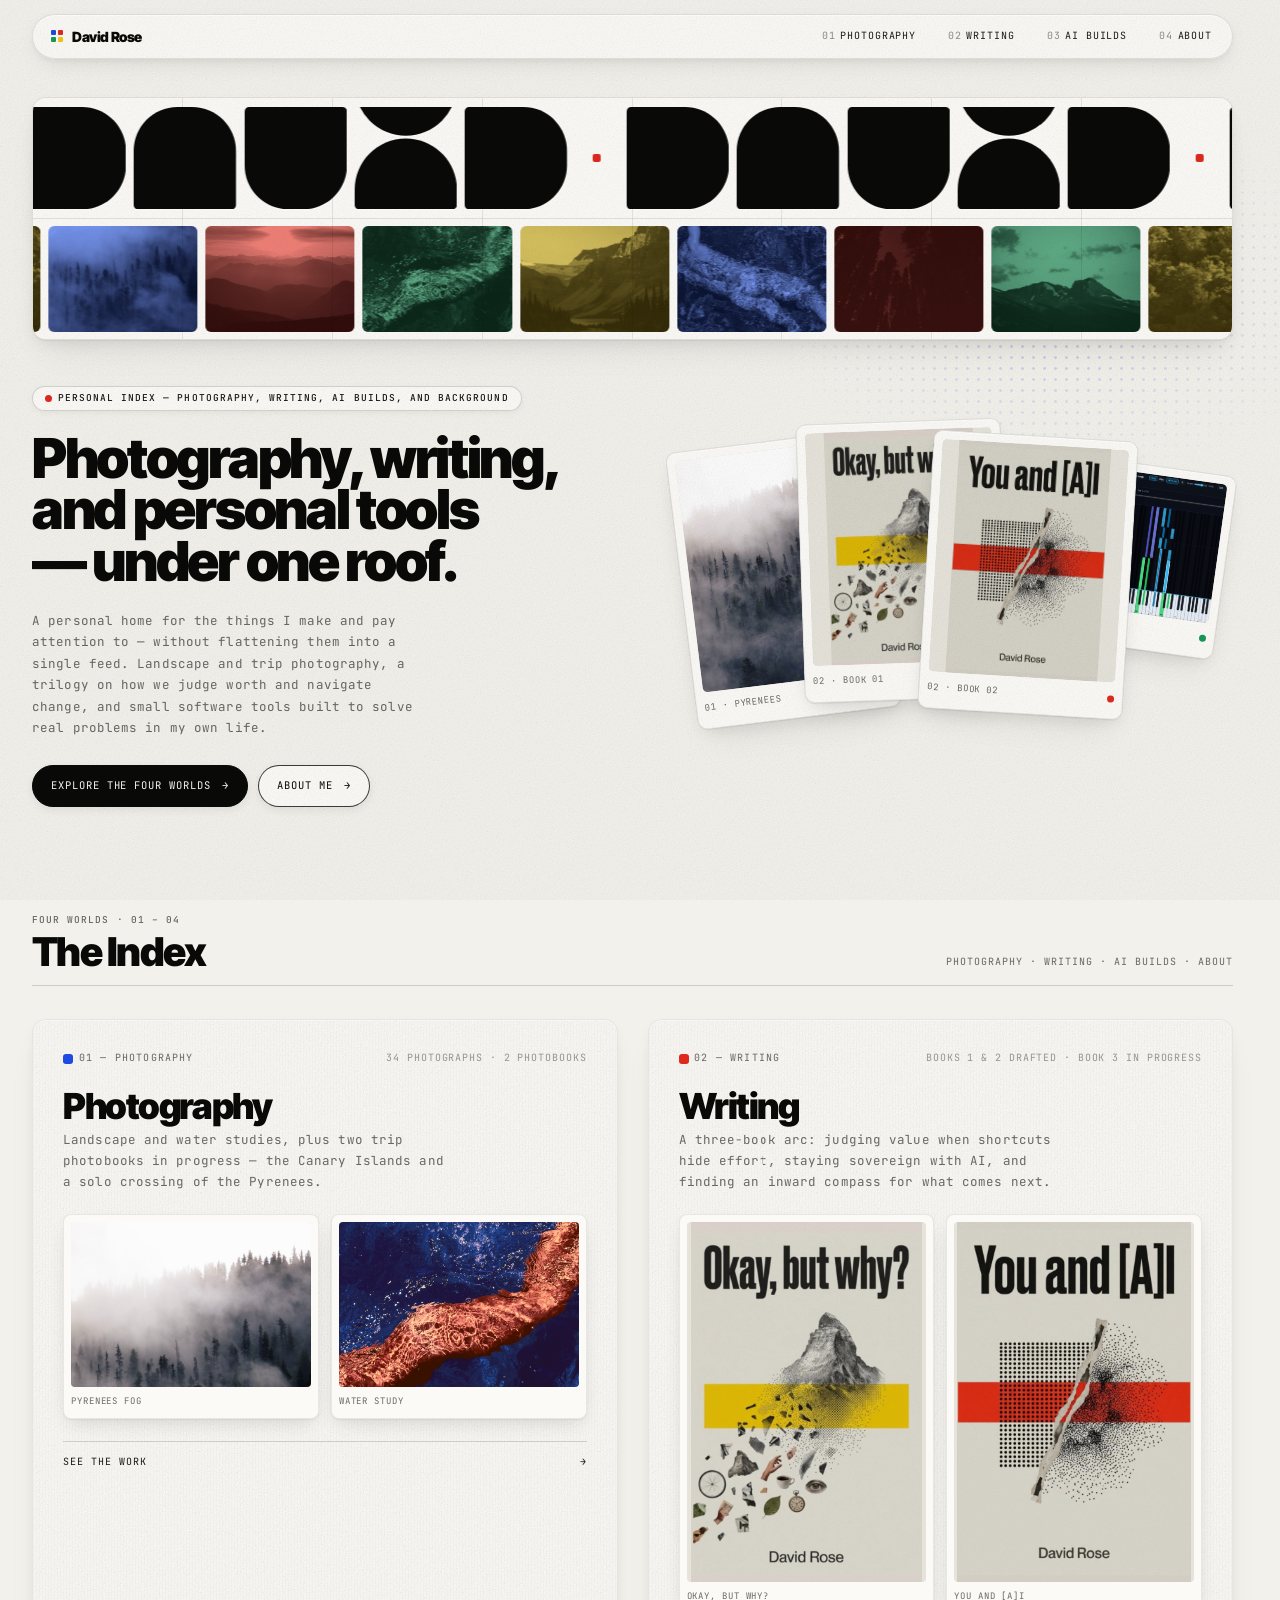
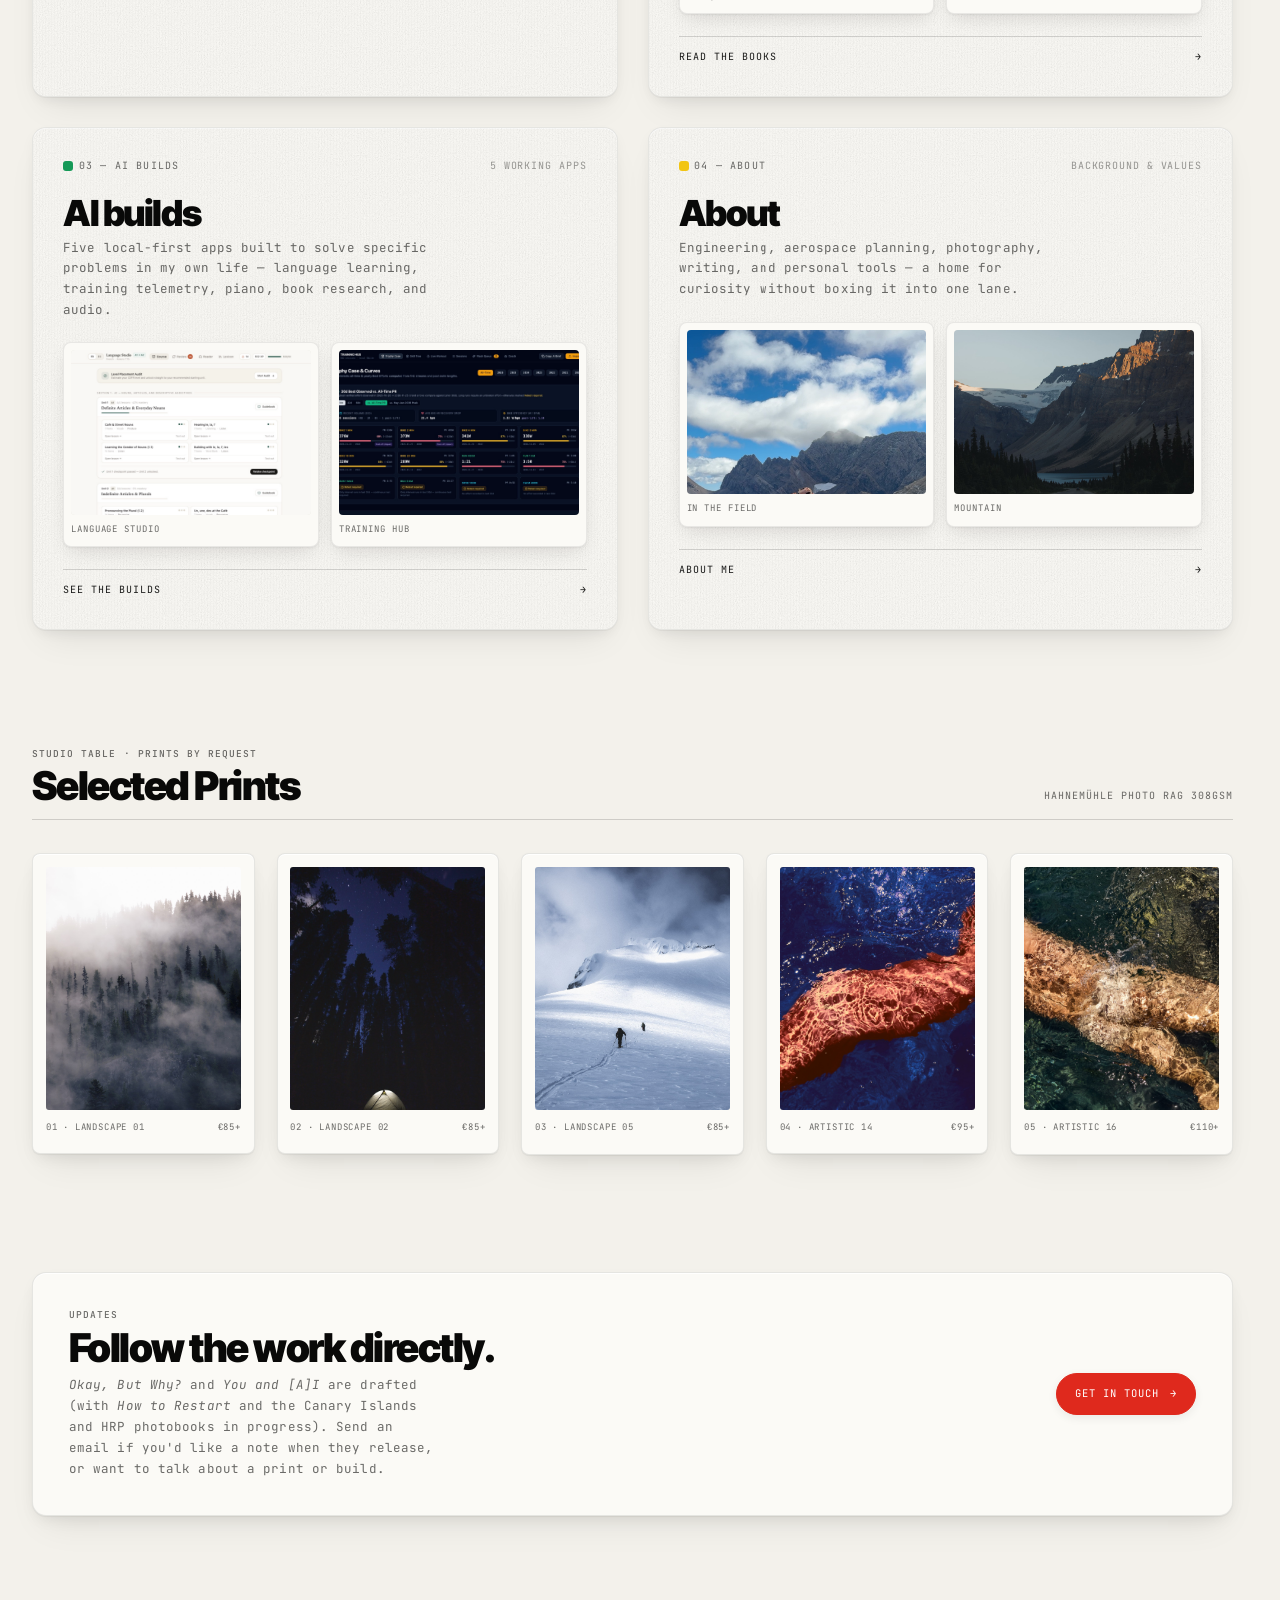
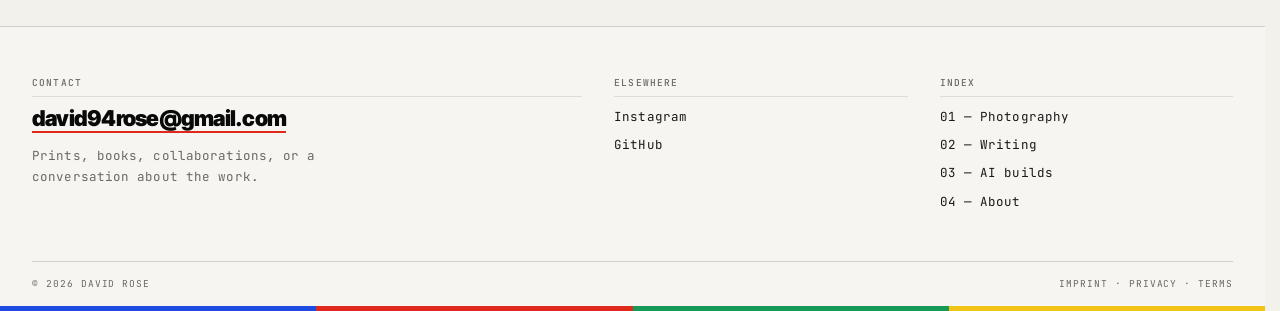
<file: index.html>
<!DOCTYPE html>
<html lang="en">
<head>
<meta charset="utf-8">
<meta name="viewport" content="width=device-width, initial-scale=1">
<title>David Rose — Photography, Writing, AI Builds</title>
<meta name="description" content="A personal home for photography, a trilogy on value and AI, and five local-first tools built for daily use.">
<meta property="og:title" content="David Rose — Photography, Writing, AI Builds">
<meta property="og:description" content="A personal home for photography, a trilogy on value and AI, and five local-first tools built for daily use.">
<meta property="og:image" content="https://davidrose-site.david94rose.workers.dev/assets/img/photos/landscape-h39a0377.jpg">
<meta property="og:type" content="website">
<meta name="theme-color" content="#f3f1eb">
<link rel="icon" href="assets/favicon.svg" type="image/svg+xml">
<link rel="preconnect" href="https://fonts.googleapis.com">
<link rel="preconnect" href="https://fonts.gstatic.com" crossorigin>
<link href="https://fonts.googleapis.com/css2?family=Inter+Tight:wght@400;500;700;800;900&family=JetBrains+Mono:wght@400;500&display=swap" rel="stylesheet">
<link rel="stylesheet" href="assets/css/site.css?v=20261125f">
<script>document.documentElement.classList.add('js')</script>
</head>
<body data-world="home">

<a class="skip" href="#main">Skip to content</a>
<div class="veil" data-veil aria-hidden="true"></div>
<div class="crosses" aria-hidden="true"><i></i><i></i><i></i><i></i></div>
<p class="nojs">This site uses JavaScript for the shop and galleries. Everything is still readable without it.</p>

<header class="topbar">
  <div class="topbar-inner">
    <a class="brand" href="index.html" data-brand>David Rose</a>
    <nav class="worlds" aria-label="Sections" data-nav></nav>
  </div>
</header>

<main id="main">

  <!-- HERO — counter-scrolling cryptic DAVID + duotone photo ribbon, editorial split & fanned proof deck -->
  <section class="hero-stage" aria-label="David Rose">
    <div class="halftone-cloud" aria-hidden="true"></div>

    <div class="shell">
      <div class="ribbon-card" id="specimen" aria-hidden="true">
        <div class="ribbon-grid-overlay">
          <i></i><i></i><i></i><i></i><i></i><i></i><i></i><i></i>
        </div>
        <div class="band band--letters">
          <div class="band-track" data-hero-letters></div>
        </div>
        <div class="band band--photos">
          <div class="band-track" data-hero-strip></div>
        </div>
      </div>

      <div class="hero-split">
        <div class="hero-copy">
          <p class="hero-pill label" data-copy-html="index.photographer-writer-bu.kicker"></p>
          <h1 class="hero-h1" data-copy-html="index.photographer-writer-bu.h1"></h1>
          <p class="hero-lede" data-copy-html="index.photographer-writer-bu.lede"></p>
          <div class="hero-btns">
            <a class="btn btn--solid" href="#worlds" data-copy-html="index.photographer-writer-bu.cta"></a>
            <a class="btn" href="about.html" data-world="about">About me</a>
          </div>
        </div>

        <div class="proof-fan" aria-label="Featured studio proofs">
          <a class="proof-card" href="photography.html" data-world="photography" data-slot="0" style="--c:var(--blue); --ink-on:#fff">
            <span class="pc-shot"><img src="assets/img/photos/landscape-h39a0377.jpg" alt="Pyrenees fog"></span>
            <span class="pc-meta"><span>01 · Pyrenees</span><span class="pc-dot"></span></span>
          </a>

          <a class="proof-card proof-card--book" href="writing.html" data-world="writing" data-slot="1" style="--c:var(--yellow); --ink-on:#090908">
            <span class="pc-shot"><img src="assets/img/books/01-okay-but-why.jpg?v=20261125b" alt="Okay, But Why?"></span>
            <span class="pc-meta"><span>02 · Book 01</span><span class="pc-dot"></span></span>
          </a>

          <a class="proof-card proof-card--book" href="writing.html" data-world="writing" data-slot="2" style="--c:var(--red); --ink-on:#fff">
            <span class="pc-shot"><img src="assets/img/books/02-you-and-ai.jpg?v=20261125b" alt="You and [A]I"></span>
            <span class="pc-meta"><span>02 · Book 02</span><span class="pc-dot"></span></span>
          </a>

          <a class="proof-card proof-card--wide" href="ai.html" data-world="ai" data-slot="3" style="--c:var(--green); --ink-on:#fff">
            <span class="pc-shot"><img src="assets/img/projects/piano-wait-mode.jpg" alt="Piano Teacher"></span>
            <span class="pc-meta"><span>03 · Piano Teacher</span><span class="pc-dot"></span></span>
          </a>
        </div>
      </div>
    </div>
  </section>

  <!-- INDEX — FOUR FLOATING COTTON-PAPER FOLIOS -->
  <section class="section" id="worlds">
    <div class="shell">
      <div class="section-head">
        <div>
          <p class="label muted">Four worlds · 01 – 04</p>
          <h2 class="h2">The Index</h2>
        </div>
        <p class="aside">Photography · Writing · AI builds · About</p>
      </div>
      <div class="folio-grid" data-worlds></div>
    </div>
  </section>

  <!-- SELECTED PRINTS — FLOATING ARCHIVAL PRINTS ON THE TABLE (FULL NATURAL COLOUR) -->
  <section class="section" id="featured">
    <div class="shell">
      <div class="section-head">
        <div>
          <p class="label muted">Studio table · Prints by request</p>
          <h2 class="h2">Selected Prints</h2>
        </div>
        <p class="aside">Hahnemühle Photo Rag 308gsm</p>
      </div>
      <div class="print-table" data-feature></div>
    </div>
  </section>

  <!-- UPDATES -->
  <section class="section">
    <div class="shell">
      <div class="newsletter" data-copy-html="index.newsletter.newsletter"></div>
    </div>
  </section>

</main>

<footer class="foot" data-copy-html="index.footer">
  </footer>

<script src="content/links.js?v=20261125b"></script>
<script src="content/media.js?v=20261126a"></script>
<script src="content/photos.js?v=20261125b"></script>
<script src="content/copy.js?v=20261126a"></script>
<script src="assets/js/site.js?v=20261125f"></script>
</body>
</html>
</file>
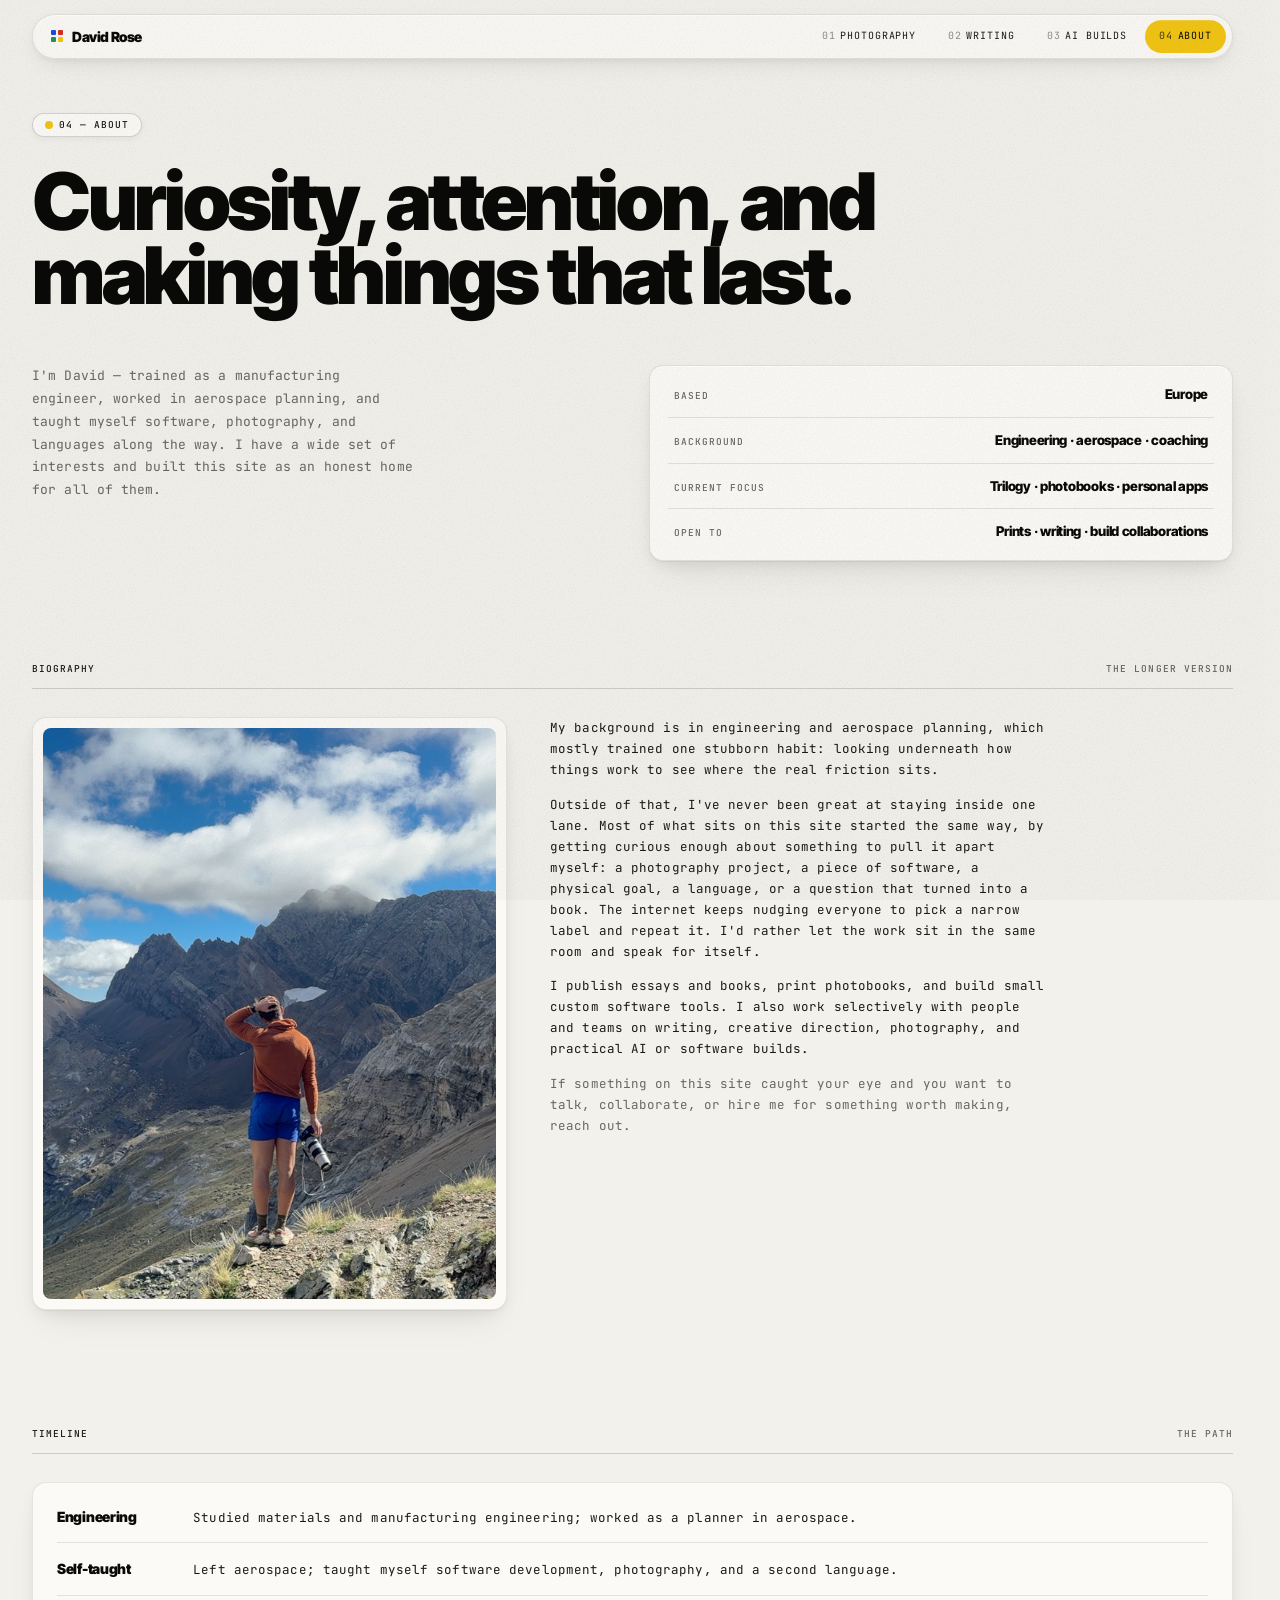
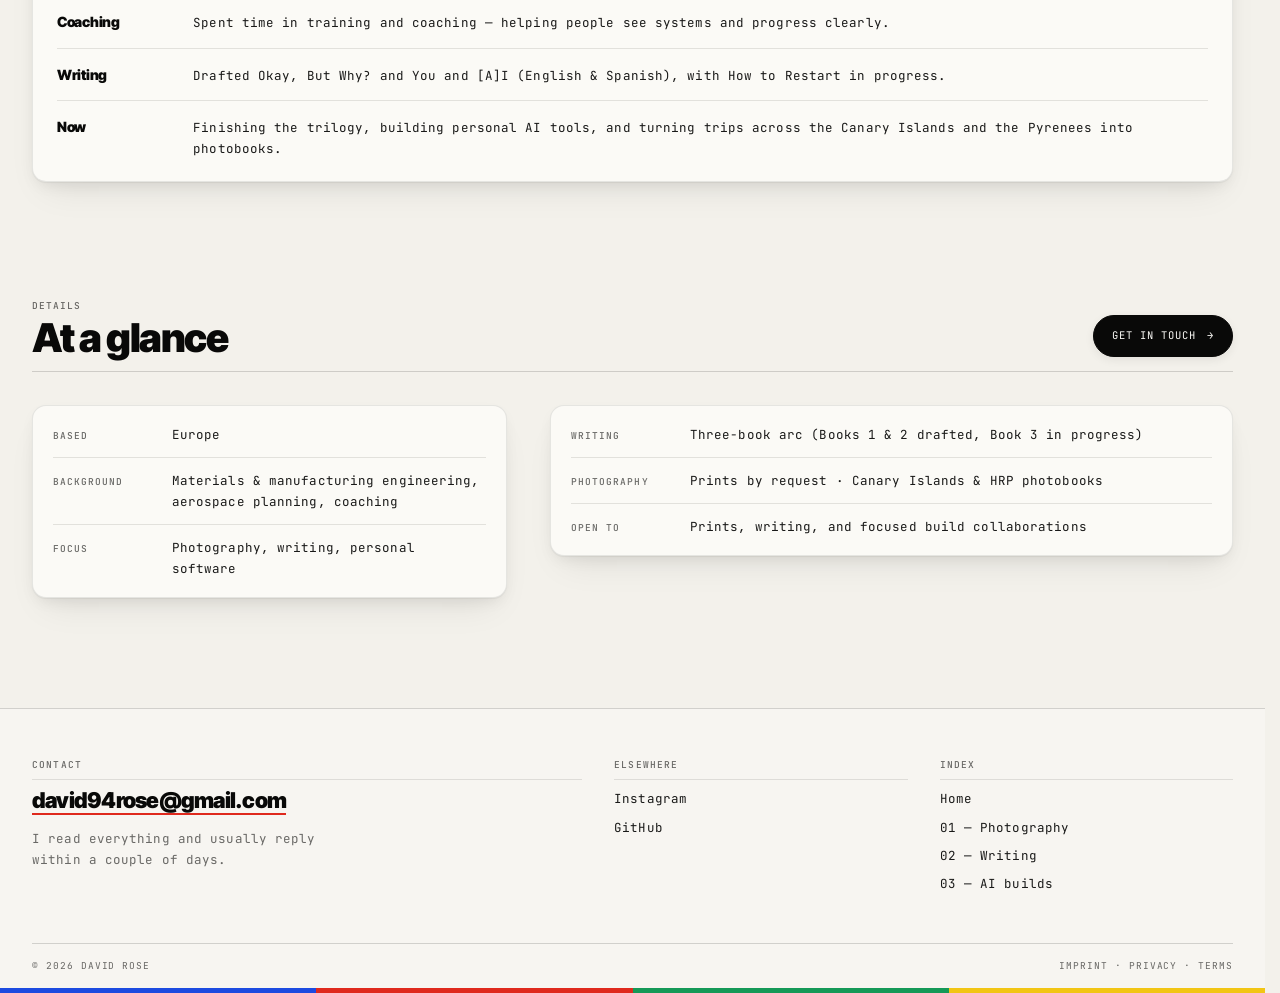
<file: about.html>
<!DOCTYPE html>
<html lang="en">
<head>
<meta charset="utf-8">
<meta name="viewport" content="width=device-width, initial-scale=1">
<title>About — David Rose</title>
<meta name="description" content="Manufacturing engineering, aerospace planning, photography, writing, and personal software — a home for wide curiosity under one roof.">
<meta property="og:title" content="About — David Rose">
<meta property="og:description" content="Manufacturing engineering, aerospace planning, photography, writing, and personal software under one roof.">
<meta property="og:image" content="https://davidrose-site.david94rose.workers.dev/assets/img/about-portrait.jpg">
<meta property="og:type" content="website">
<meta name="theme-color" content="#f3f1eb">
<link rel="icon" href="assets/favicon.svg" type="image/svg+xml">
<link rel="preconnect" href="https://fonts.googleapis.com">
<link rel="preconnect" href="https://fonts.gstatic.com" crossorigin>
<link href="https://fonts.googleapis.com/css2?family=Inter+Tight:wght@400;500;700;800;900&family=JetBrains+Mono:wght@400;500&display=swap" rel="stylesheet">
<link rel="stylesheet" href="assets/css/site.css?v=20261125f">
<script>document.documentElement.classList.add('js')</script>
</head>
<body data-world="about">

<a class="skip" href="#main">Skip to content</a>
<div class="veil" data-veil aria-hidden="true"></div>
<div class="crosses" aria-hidden="true"><i></i><i></i><i></i><i></i></div>
<p class="nojs">This site uses JavaScript for the shop and galleries. Everything is still readable without it.</p>

<header class="topbar">
  <div class="topbar-inner">
    <a class="brand" href="index.html" data-brand>David Rose</a>
    <nav class="worlds" aria-label="Sections" data-nav></nav>
  </div>
</header>

<main id="main">

  <!-- HERO -->
  <section class="hero">
    <div class="shell">
      <p class="hero-kicker label" data-copy-html="about.04-about.kicker"></p>

      <div class="hero-grid">
        <h1 class="display" data-copy-html="about.04-about.h1"></h1>

        <p class="lede" data-copy-html="about.04-about.lede"></p>

        <div class="hero-meta" data-copy-html="about.04-about.meta"></div>
      </div>
    </div>
  </section>

  <!-- BIOGRAPHY -->
  <section class="section">
    <div class="shell">
      <div class="rule-label">
        <span class="label">Biography</span>
        <span class="label r">The longer version</span>
      </div>
      <div class="split">
        <figure class="portrait">
          <img src="assets/img/about-portrait.jpg" alt="David Rose in the mountains with a telephoto lens" loading="lazy" style="object-position: center 55%;">
        </figure>
        <div class="prose" data-copy-html="about.sec2.body"></div>
      </div>
    </div>
  </section>

  <!-- TIMELINE -->
  <section class="section">
    <div class="shell">
      <div class="rule-label">
        <span class="label">Timeline</span>
        <span class="label r">The path</span>
      </div>
      <div class="timeline" data-timeline></div>
    </div>
  </section>

  <!-- DETAILS -->
  <section class="section">
    <div class="shell">
      <div class="section-head">
        <div>
          <p class="label muted" data-copy-html="about.details.label"></p>
          <h2 class="h2" data-copy-html="about.details.heading"></h2>
        </div>
        <a class="btn btn--solid" data-link="email">Get in touch</a>
      </div>
      <div class="split">
        <dl class="facts">
          <div><dt class="label muted">Based</dt><dd>Europe</dd></div>
          <div><dt class="label muted">Background</dt><dd>Materials &amp; manufacturing engineering, aerospace planning, coaching</dd></div>
          <div><dt class="label muted">Focus</dt><dd>Photography, writing, personal software</dd></div>
        </dl>
        <dl class="facts">
          <div><dt class="label muted">Writing</dt><dd>Three-book arc (Books 1 &amp; 2 drafted, Book 3 in progress)</dd></div>
          <div><dt class="label muted">Photography</dt><dd>Prints by request · Canary Islands &amp; HRP photobooks</dd></div>
          <div><dt class="label muted">Open to</dt><dd>Prints, writing, and focused build collaborations</dd></div>
        </dl>
      </div>
    </div>
  </section>

</main>

<footer class="foot" data-copy-html="about.footer">
  </footer>

<script src="content/links.js?v=20261125b"></script>
<script src="content/media.js?v=20261126a"></script>
<script src="content/photos.js?v=20261125b"></script>
<script src="content/copy.js?v=20261126a"></script>
<script src="assets/js/site.js?v=20261125f"></script>
</body>
</html>
</file>
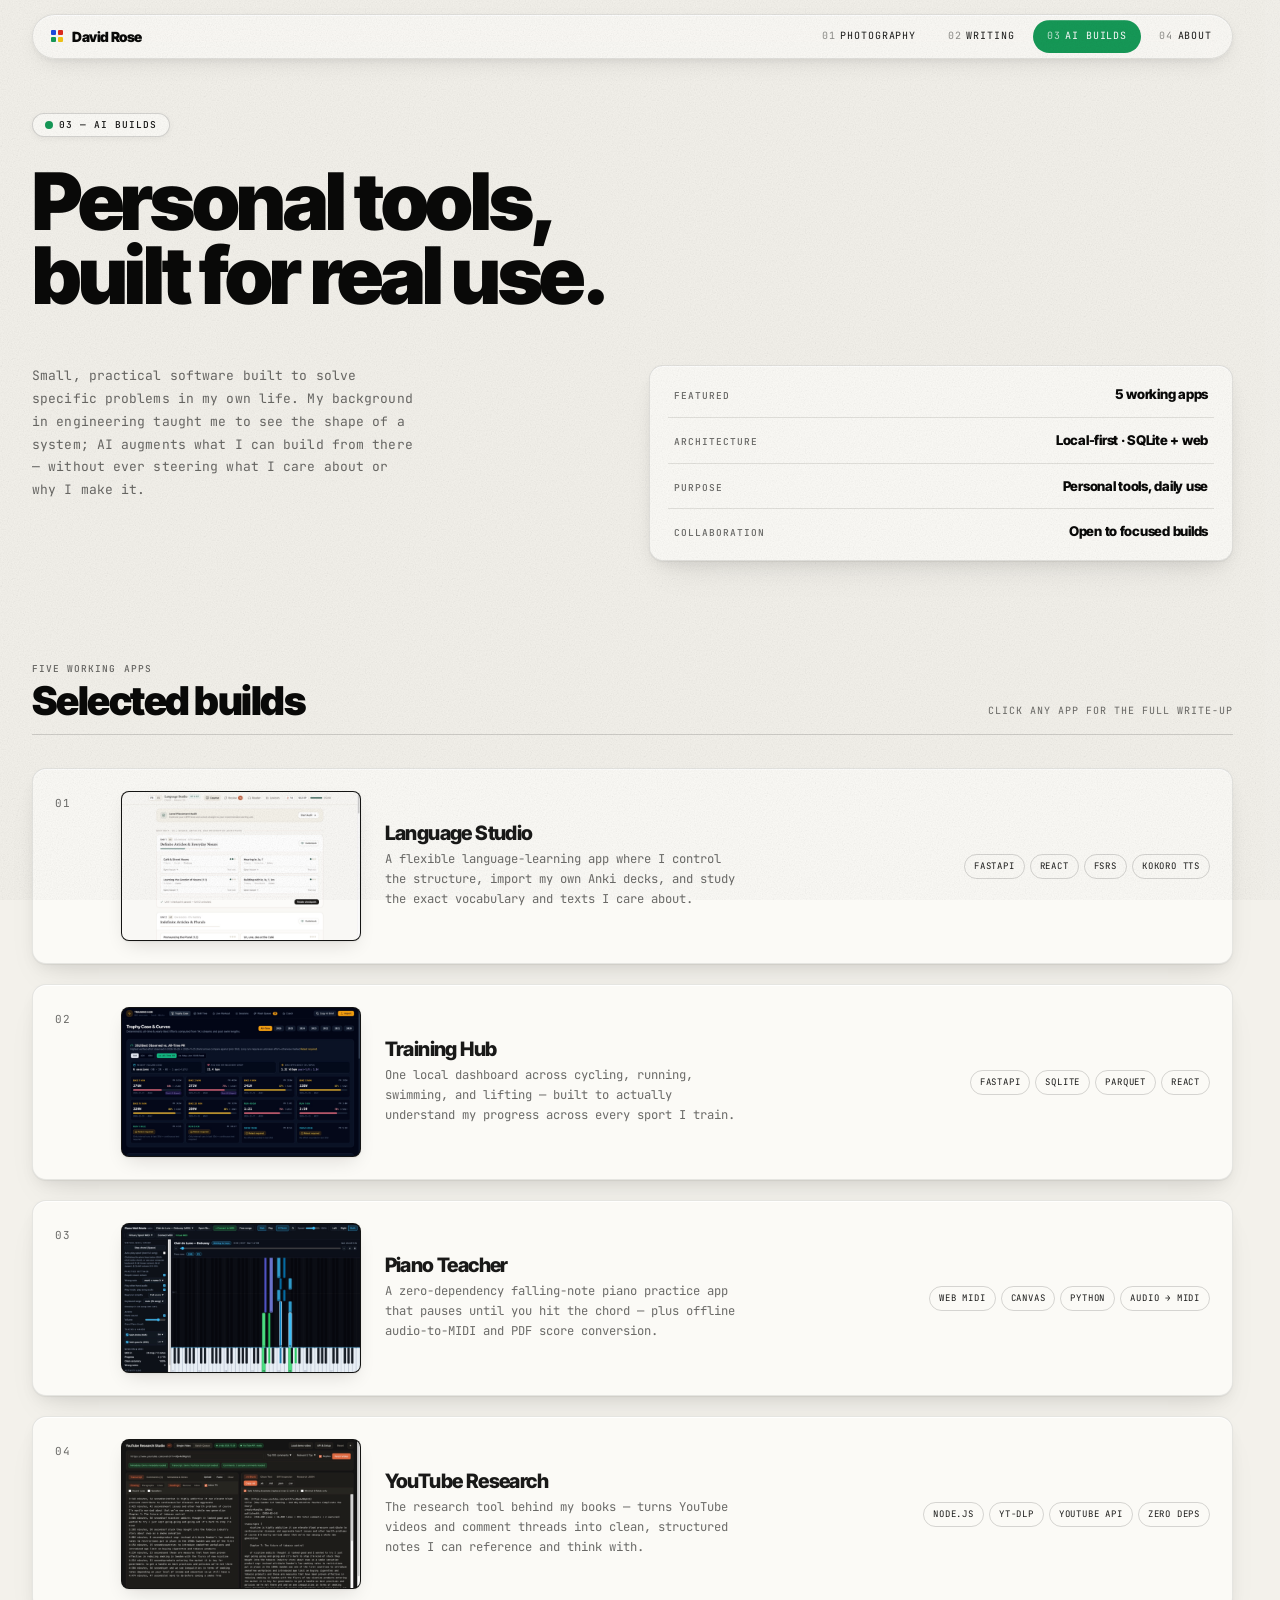
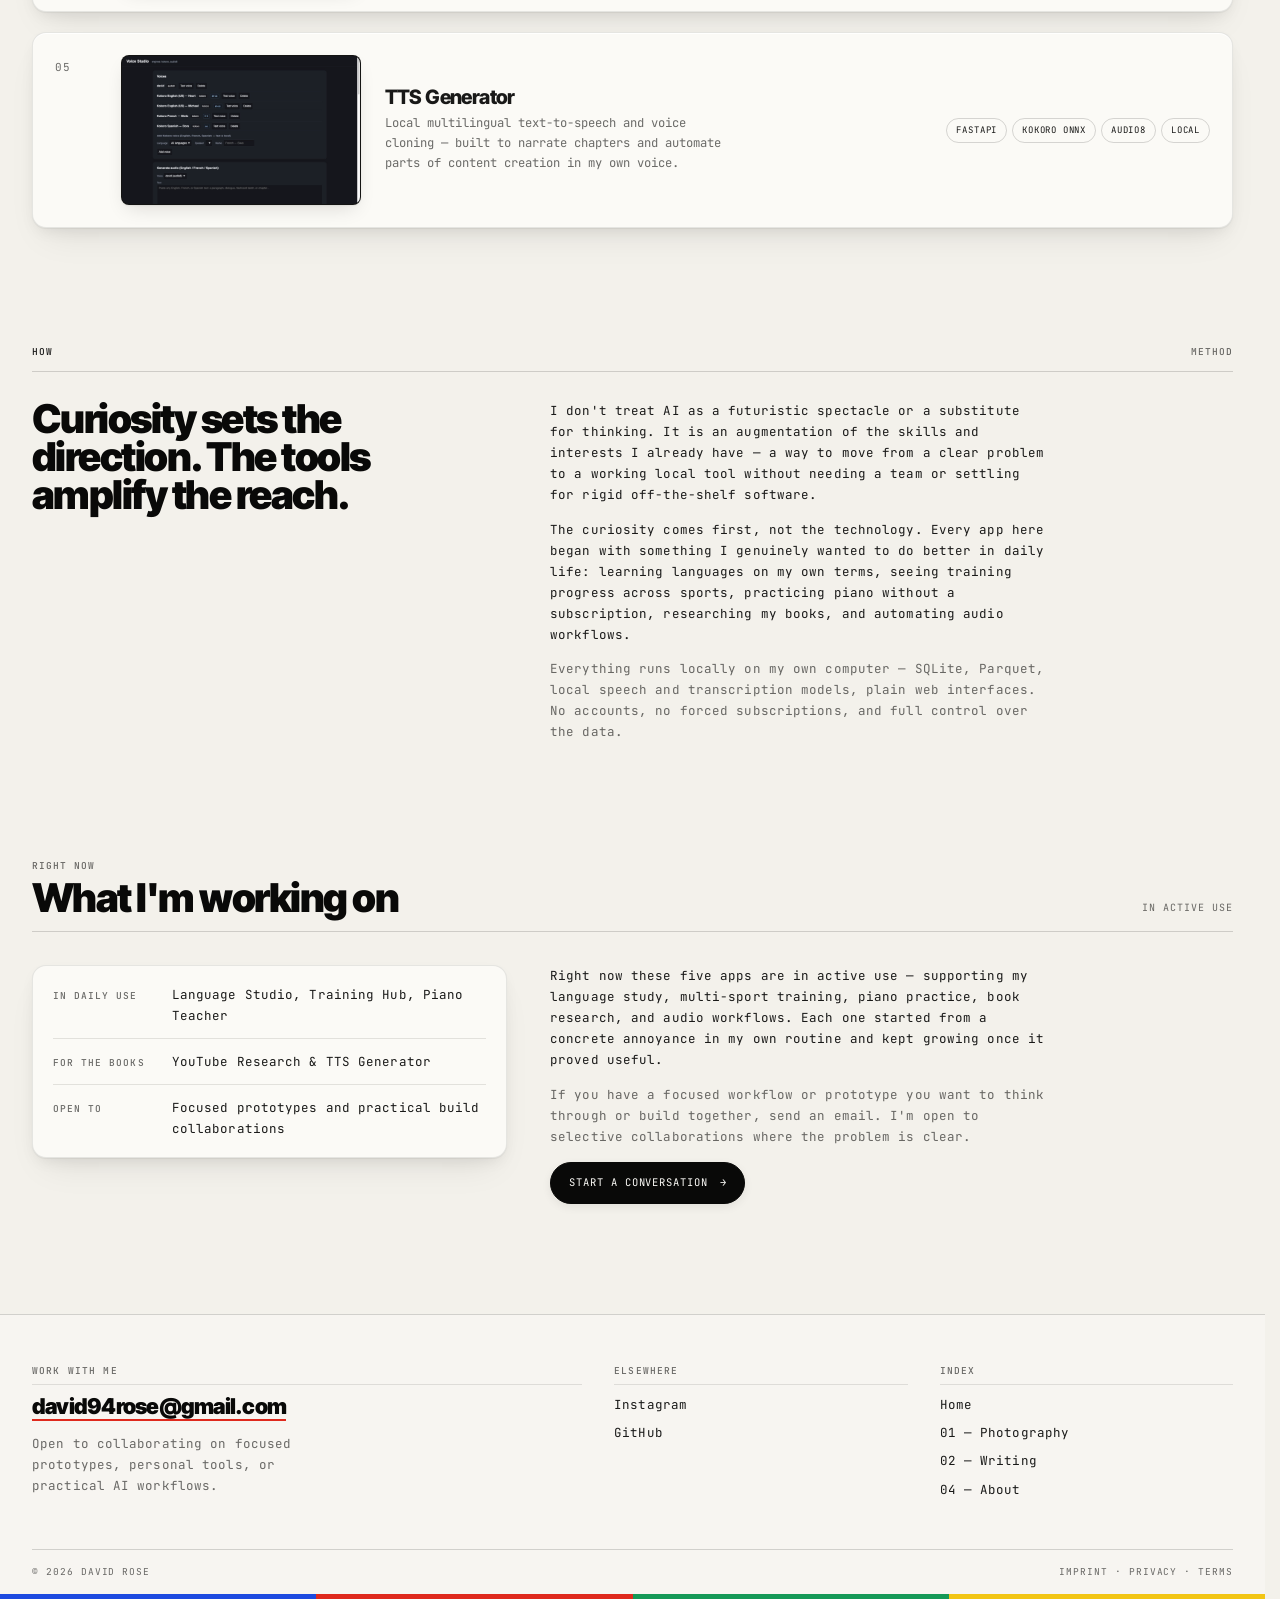
<file: ai.html>
<!DOCTYPE html>
<html lang="en">
<head>
<meta charset="utf-8">
<meta name="viewport" content="width=device-width, initial-scale=1">
<title>AI builds — David Rose</title>
<meta name="description" content="Five working local-first apps built to solve specific problems in language learning, sports training, piano practice, book research, and audio.">
<meta property="og:title" content="AI builds — David Rose">
<meta property="og:description" content="Five working local-first apps built to augment real interests — language learning, training, piano, research, and audio.">
<meta property="og:image" content="https://davidrose-site.david94rose.workers.dev/assets/img/projects/language-studio.jpg">
<meta property="og:type" content="website">
<meta name="theme-color" content="#f3f1eb">
<link rel="icon" href="assets/favicon.svg" type="image/svg+xml">
<link rel="preconnect" href="https://fonts.googleapis.com">
<link rel="preconnect" href="https://fonts.gstatic.com" crossorigin>
<link href="https://fonts.googleapis.com/css2?family=Inter+Tight:wght@400;500;700;800;900&family=JetBrains+Mono:wght@400;500&display=swap" rel="stylesheet">
<link rel="stylesheet" href="assets/css/site.css?v=20261125f">
<script>document.documentElement.classList.add('js')</script>
</head>
<body data-world="ai">

<a class="skip" href="#main">Skip to content</a>
<div class="veil" data-veil aria-hidden="true"></div>
<div class="crosses" aria-hidden="true"><i></i><i></i><i></i><i></i></div>
<p class="nojs">This site uses JavaScript for the shop and galleries. Everything is still readable without it.</p>

<header class="topbar">
  <div class="topbar-inner">
    <a class="brand" href="index.html" data-brand>David Rose</a>
    <nav class="worlds" aria-label="Sections" data-nav></nav>
  </div>
</header>

<main id="main">

  <!-- HERO -->
  <section class="hero">
    <div class="shell">
      <p class="hero-kicker label" data-copy-html="ai.03-ai-builds.kicker"></p>

      <div class="hero-grid">
        <h1 class="display" data-copy-html="ai.03-ai-builds.h1"></h1>

        <p class="lede" data-copy-html="ai.03-ai-builds.lede"></p>

        <div class="hero-meta" data-copy-html="ai.03-ai-builds.meta"></div>
      </div>
    </div>
  </section>

  <!-- PROJECTS -->
  <section class="section" id="projects">
    <div class="shell">
      <div class="section-head">
        <div>
          <p class="label muted" data-copy-html="ai.projects.label"></p>
          <h2 class="h2" data-copy-html="ai.projects.heading"></h2>
        </div>
        <p class="aside" data-copy-html="ai.projects.aside"></p>
      </div>
      <div class="list-projects" data-projects></div>
    </div>
  </section>

  <!-- APPROACH -->
  <section class="section" id="approach">
    <div class="shell">
      <div class="rule-label">
        <span class="label">How</span>
        <span class="label r">Method</span>
      </div>
      <div class="split">
        <div>
          <h2 class="h2" data-copy-html="ai.approach.heading"></h2>
        </div>
        <div class="prose" data-copy-html="ai.approach.body"></div>
      </div>
    </div>
  </section>

  <!-- NOW -->
  <section class="section" id="now">
    <div class="shell">
      <div class="section-head">
        <div>
          <p class="label muted" data-copy-html="ai.now.label"></p>
          <h2 class="h2" data-copy-html="ai.now.heading"></h2>
        </div>
        <p class="aside" data-copy-html="ai.now.aside"></p>
      </div>
      <div class="split">
        <dl class="facts">
          <div><dt class="label muted">In daily use</dt><dd>Language Studio, Training Hub, Piano Teacher</dd></div>
          <div><dt class="label muted">For the books</dt><dd>YouTube Research &amp; TTS Generator</dd></div>
          <div><dt class="label muted">Open to</dt><dd>Focused prototypes and practical build collaborations</dd></div>
        </dl>
        <div class="prose" data-copy-html="ai.now.body"></div>
      </div>
    </div>
  </section>

</main>

<footer class="foot" data-copy-html="ai.footer">
  </footer>

<!-- PROJECT DETAIL PANEL -->
<dialog class="project-panel" data-project-panel aria-label="Project details">
  <div class="project-panel-head">
    <span class="label">Project</span>
    <button class="panel-close" type="button" aria-label="Close" onclick="this.closest('dialog').close()">✕</button>
  </div>
  <div class="project-panel-body" data-project-body></div>
</dialog>

<script src="content/links.js?v=20261125b"></script>
<script src="content/media.js?v=20261126a"></script>
<script src="content/photos.js?v=20261125b"></script>
<script src="content/copy.js?v=20261126a"></script>
<script src="assets/js/site.js?v=20261125f"></script>
</body>
</html>
</file>
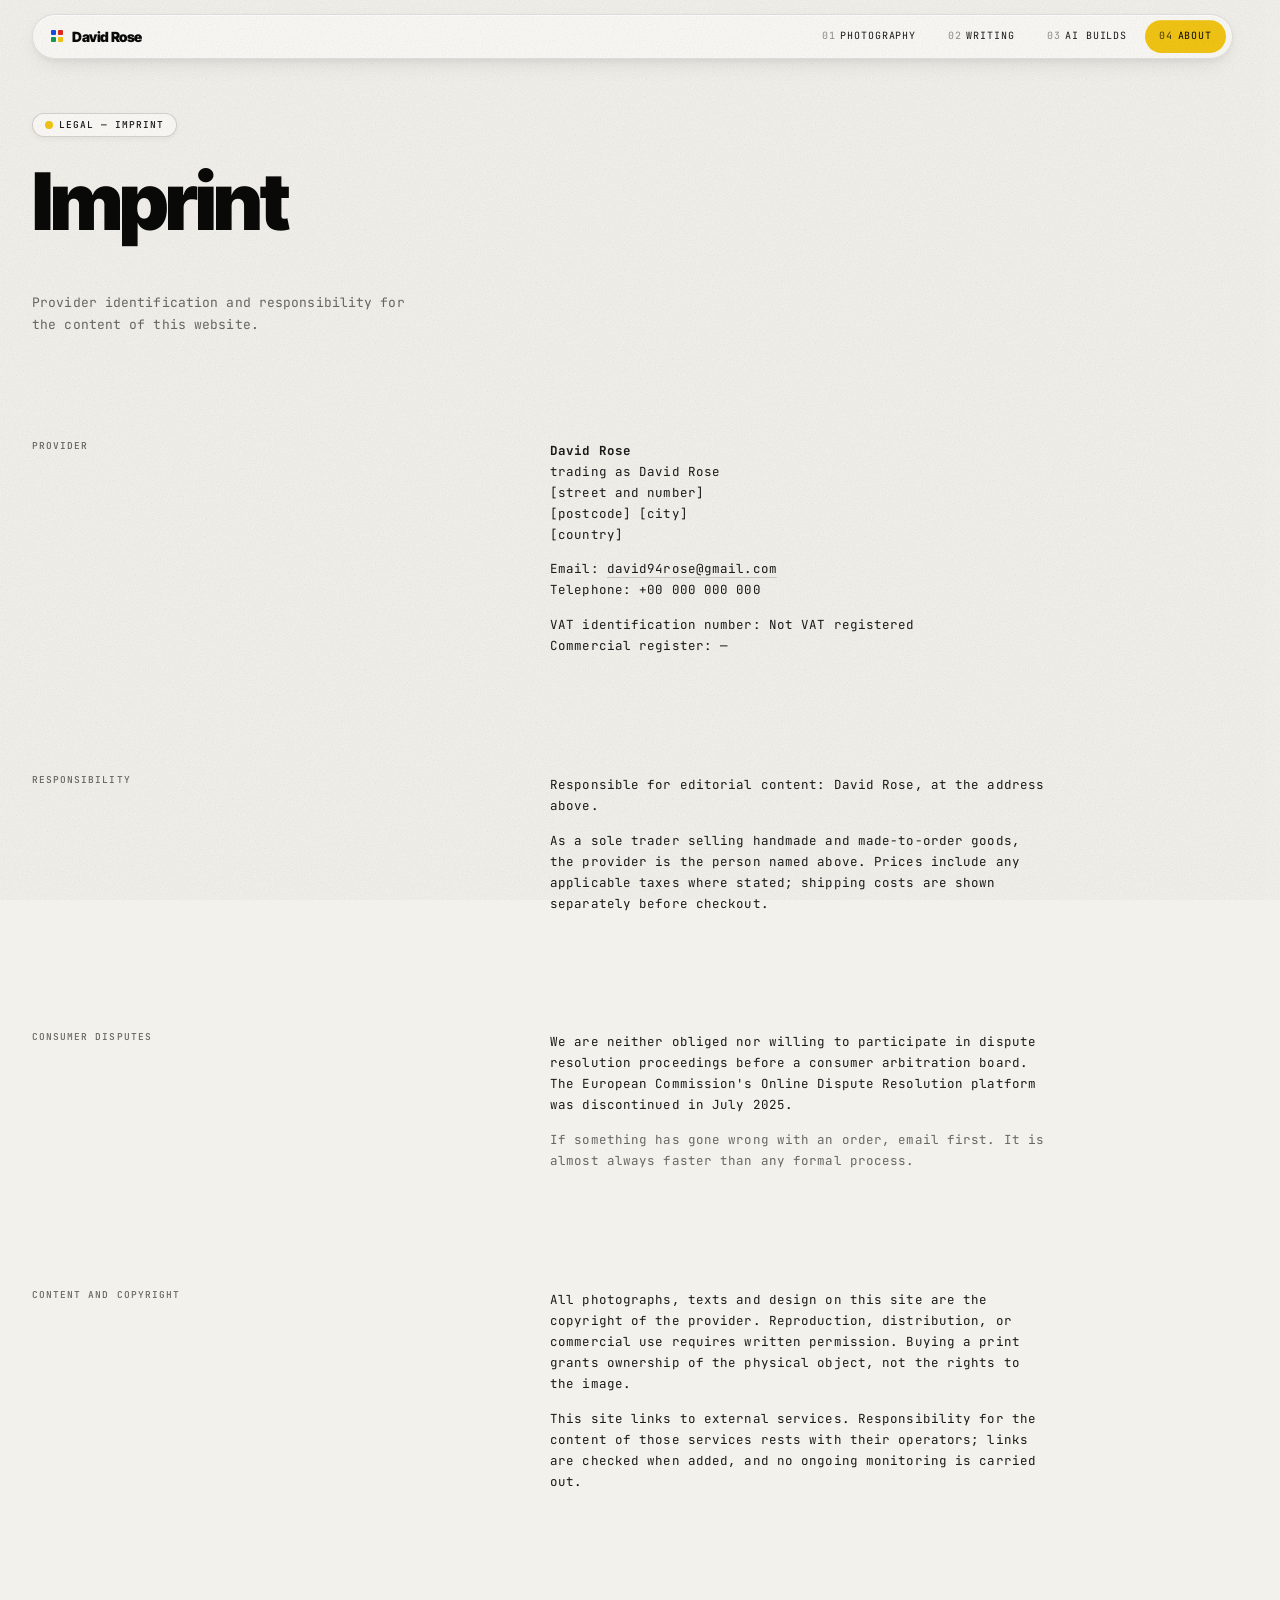
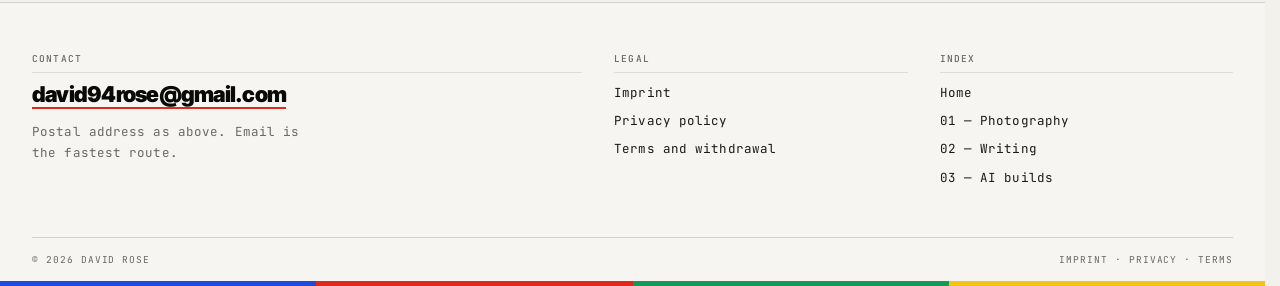
<file: imprint.html>
<!DOCTYPE html>
<html lang="en">
<head>
<meta charset="utf-8">
<meta name="viewport" content="width=device-width, initial-scale=1">
<title>Imprint — David Rose</title>
<meta name="description" content="Legal disclosure and provider identification.">
<meta name="robots" content="noindex">
<meta name="theme-color" content="#f3f1eb">
<link rel="icon" href="assets/favicon.svg" type="image/svg+xml">
<link rel="preconnect" href="https://fonts.googleapis.com">
<link rel="preconnect" href="https://fonts.gstatic.com" crossorigin>
<link href="https://fonts.googleapis.com/css2?family=Inter+Tight:wght@400;500;700;800;900&family=JetBrains+Mono:wght@400;500&display=swap" rel="stylesheet">
<link rel="stylesheet" href="assets/css/site.css?v=20261125f">
<script>document.documentElement.classList.add('js')</script>
</head>
<body data-world="about">

<!--
  TEMPLATE — reviewed for accuracy, not legal advice.
  Required in Germany (§ 5 DDG), Austria, and similar in most EU states.
  Replace the values in data.js under `legal: {}` and have this checked
  against your own country's requirements before you publish.
-->

<a class="skip" href="#main">Skip to content</a>
<div class="veil" data-veil aria-hidden="true"></div>
<div class="crosses" aria-hidden="true"><i></i><i></i><i></i><i></i></div>
<p class="nojs">This site uses JavaScript for the shop and galleries. Everything is still readable without it.</p>

<header class="topbar">
  <div class="topbar-inner">
    <a class="brand" href="index.html" data-brand>David Rose</a>
    <nav class="worlds" aria-label="Sections" data-nav></nav>
  </div>
</header>

<main id="main">

  <section class="hero">
    <div class="shell">
      <p class="hero-kicker label" data-copy-html="imprint.legal-imprint.kicker"></p>
      <div class="hero-grid">
        <h1 class="display" data-copy-html="imprint.legal-imprint.h1"></h1>
        <p class="lede" data-copy-html="imprint.legal-imprint.lede"></p>
      </div>
    </div>
  </section>

  <section class="section">
    <div class="shell">
      <div class="split">
        <div>
          <p class="label muted" data-copy-html="imprint.provider.label"></p>
        </div>
        <div class="prose" data-copy-html="imprint.provider.body"></div>
      </div>
    </div>
  </section>

  <section class="section">
    <div class="shell">
      <div class="split">
        <div>
          <p class="label muted" data-copy-html="imprint.responsibility.label"></p>
        </div>
        <div class="prose" data-copy-html="imprint.responsibility.body"></div>
      </div>
    </div>
  </section>

  <section class="section">
    <div class="shell">
      <div class="split">
        <div>
          <p class="label muted" data-copy-html="imprint.consumer-disputes.label"></p>
        </div>
        <div class="prose" data-copy-html="imprint.consumer-disputes.body"></div>
      </div>
    </div>
  </section>

  <section class="section">
    <div class="shell">
      <div class="split">
        <div>
          <p class="label muted" data-copy-html="imprint.content-and-copyright.label"></p>
        </div>
        <div class="prose" data-copy-html="imprint.content-and-copyright.body"></div>
      </div>
    </div>
  </section>

</main>

<footer class="foot" data-copy-html="imprint.footer">
  </footer>

<script src="content/links.js?v=20261125b"></script>
<script src="content/media.js?v=20261126a"></script>
<script src="content/photos.js?v=20261125b"></script>
<script src="content/copy.js?v=20261126a"></script>
<script src="assets/js/site.js?v=20261125f"></script>
</body>
</html>
</file>
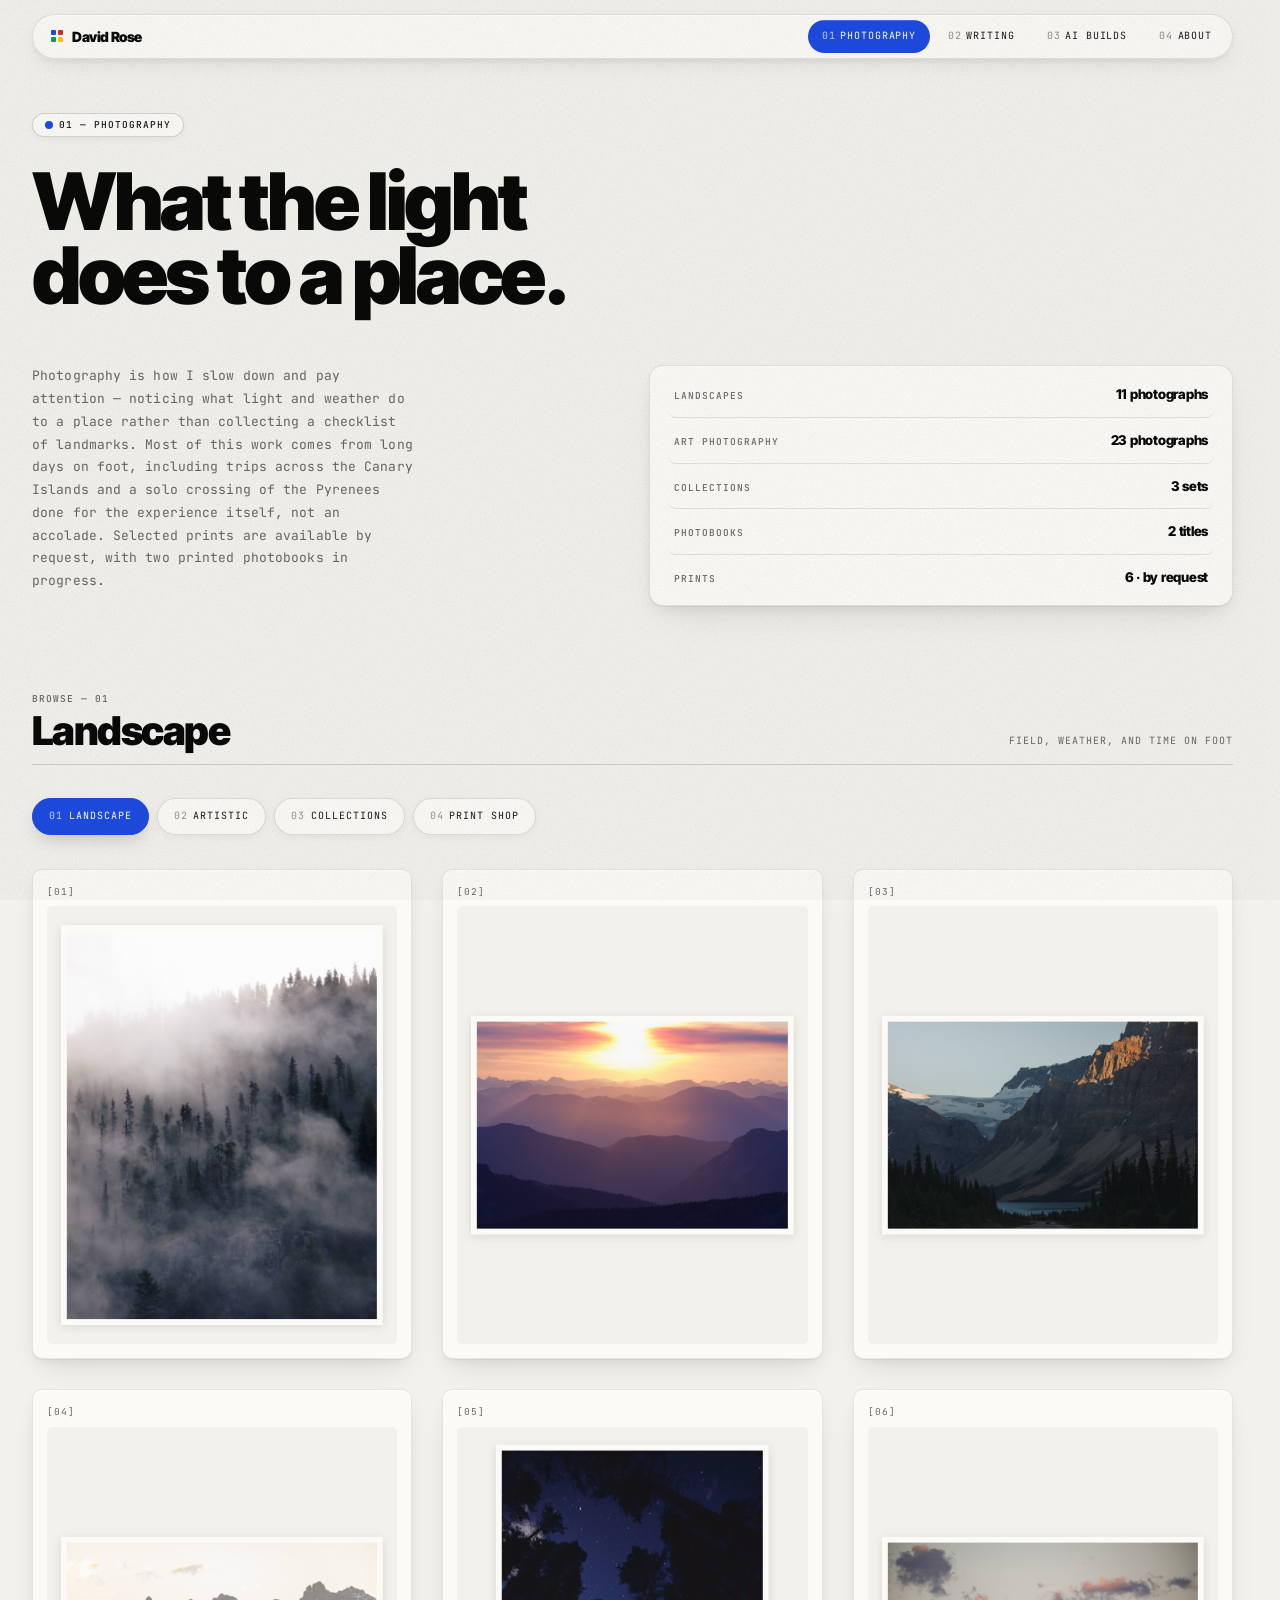
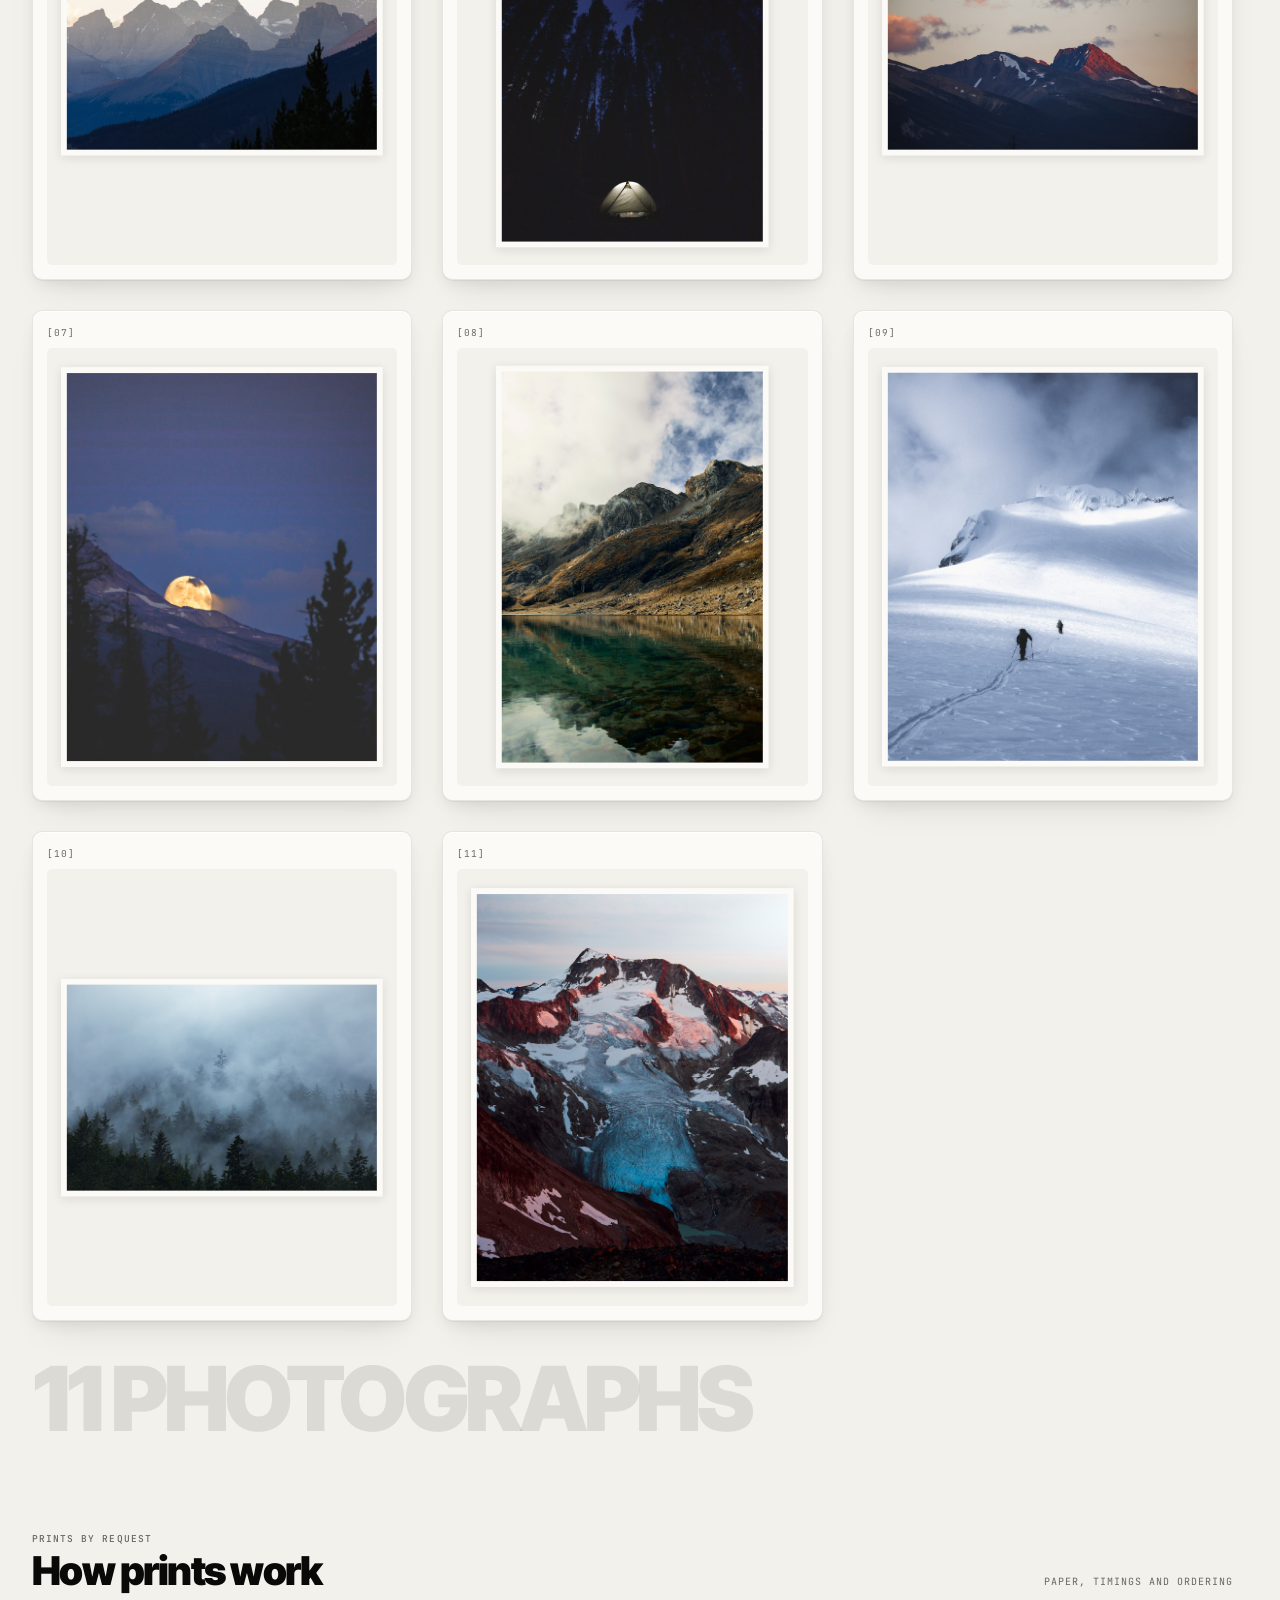
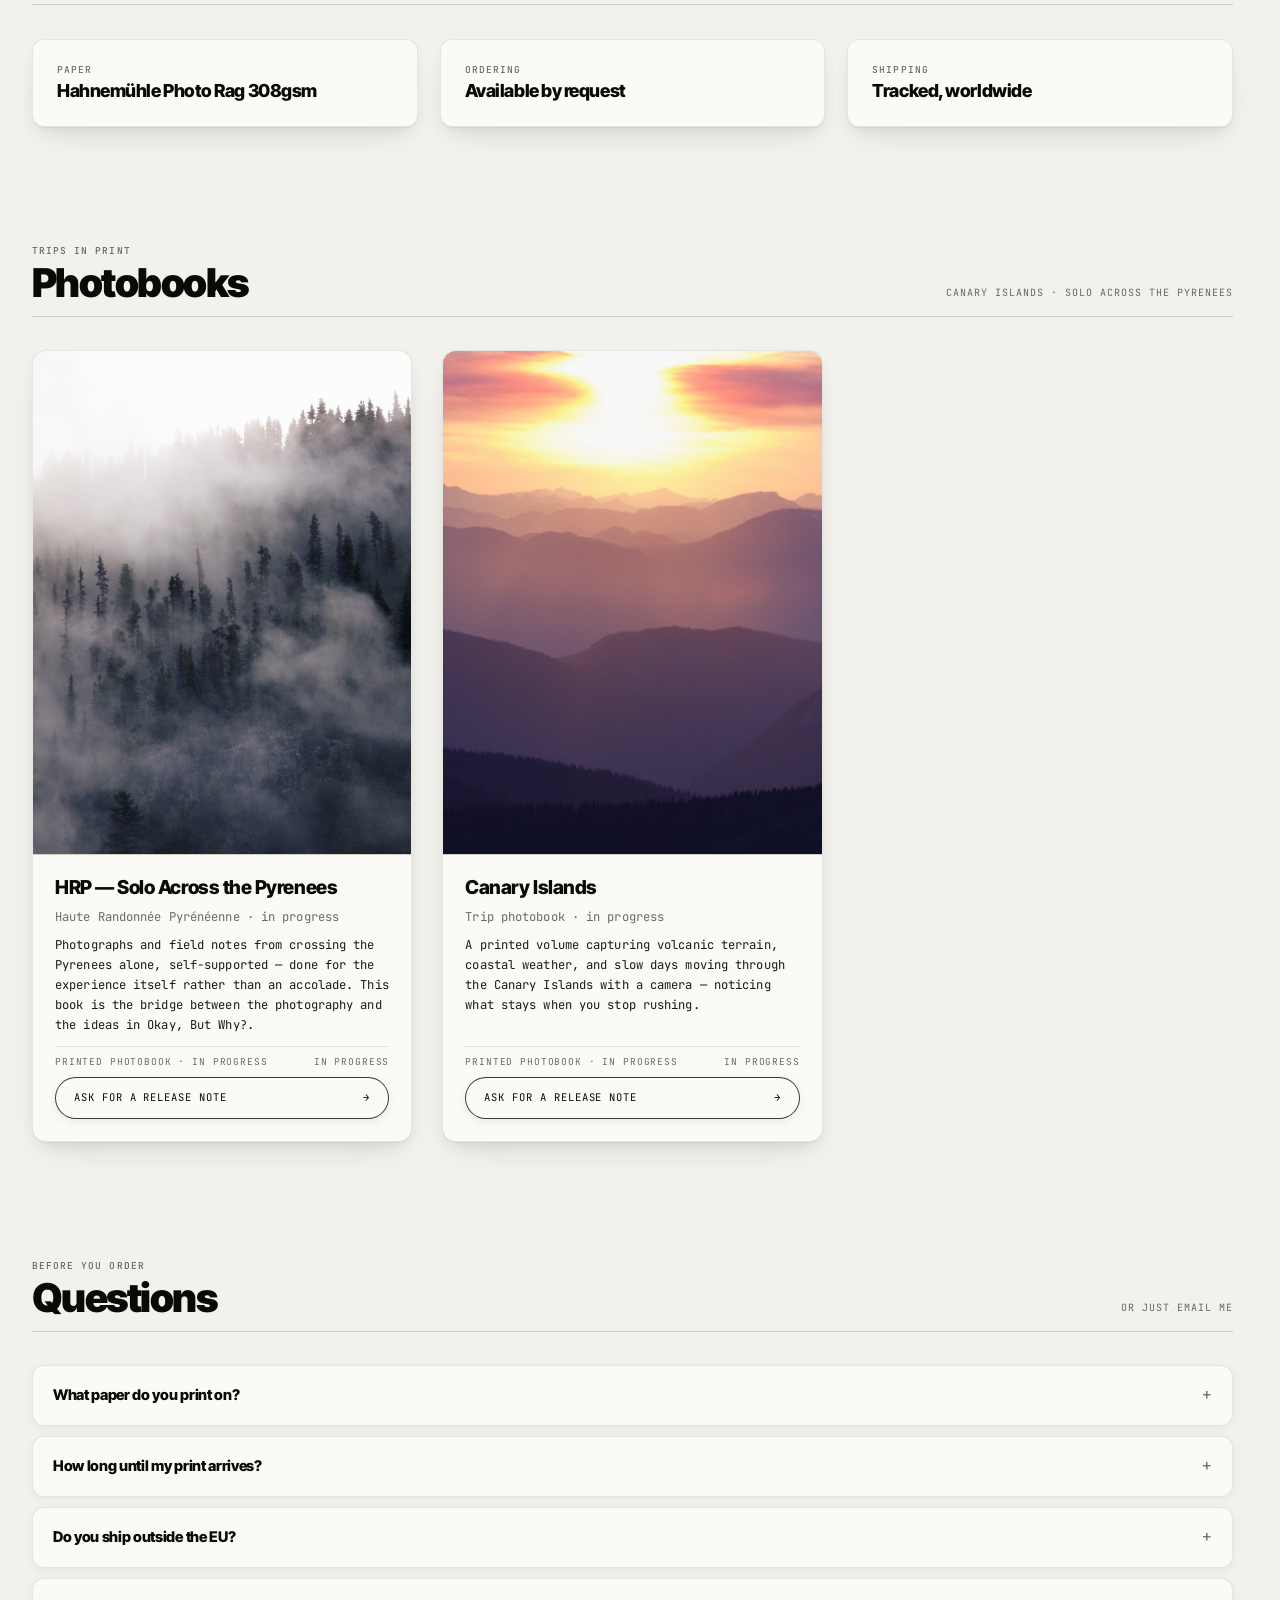
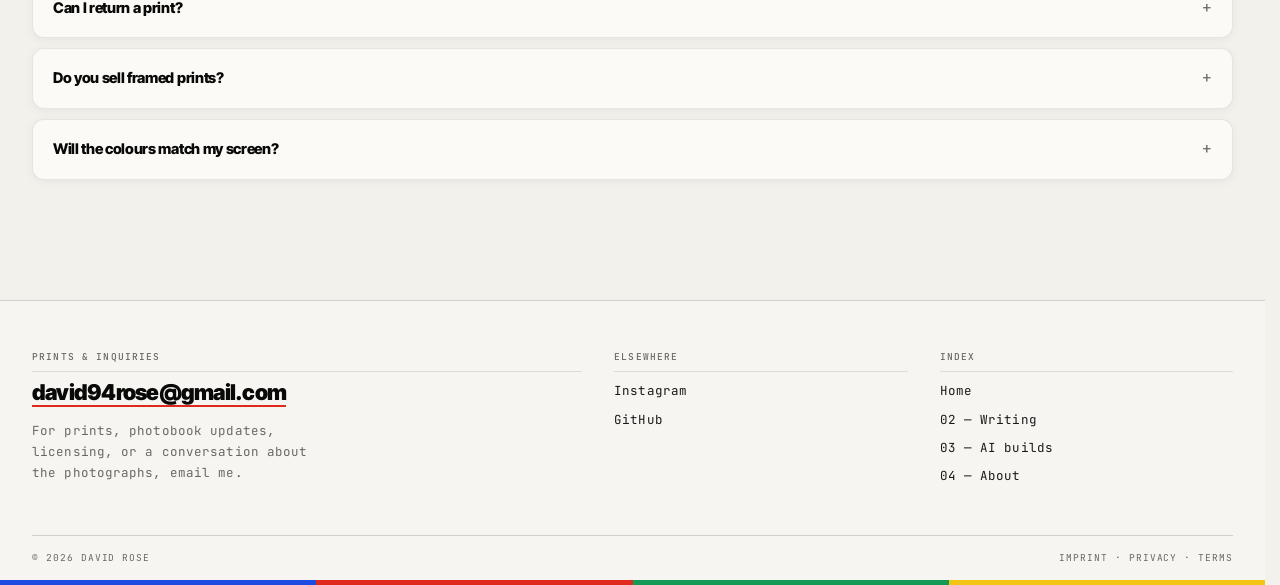
<file: photography.html>
<!DOCTYPE html>
<html lang="en">
<head>
<meta charset="utf-8">
<meta name="viewport" content="width=device-width, initial-scale=1">
<title>Photography — David Rose</title>
<meta name="description" content="Landscape and water photography, prints by request, and two trip photobooks in progress from the Canary Islands and the Pyrenees.">
<meta property="og:title" content="Photography — David Rose">
<meta property="og:description" content="Landscape and water photography, prints by request, and two trip photobooks in progress.">
<meta property="og:image" content="https://davidrose-site.david94rose.workers.dev/assets/img/photos/landscape-h39a0377.jpg">
<meta property="og:type" content="website">
<meta name="theme-color" content="#f3f1eb">
<link rel="icon" href="assets/favicon.svg" type="image/svg+xml">
<link rel="preconnect" href="https://fonts.googleapis.com">
<link rel="preconnect" href="https://fonts.gstatic.com" crossorigin>
<link href="https://fonts.googleapis.com/css2?family=Inter+Tight:wght@400;500;700;800;900&family=JetBrains+Mono:wght@400;500&display=swap" rel="stylesheet">
<link rel="stylesheet" href="assets/css/site.css?v=20261125f">
<script>document.documentElement.classList.add('js')</script>
</head>
<body data-world="photography">

<a class="skip" href="#main">Skip to content</a>
<div class="veil" data-veil aria-hidden="true"></div>
<div class="crosses" aria-hidden="true"><i></i><i></i><i></i><i></i></div>
<p class="nojs">This site uses JavaScript for the shop and galleries. Everything is still readable without it.</p>

<header class="topbar">
  <div class="topbar-inner">
    <a class="brand" href="index.html" data-brand>David Rose</a>
    <nav class="worlds" aria-label="Sections" data-nav></nav>
  </div>
</header>

<main id="main">

  <!-- HERO -->
  <section class="hero">
    <div class="shell">
      <p class="hero-kicker label" data-copy-html="photography.01-photography.kicker"></p>

      <div class="hero-grid">
        <h1 class="display" data-copy-html="photography.01-photography.h1"></h1>

        <p class="lede" data-copy-html="photography.01-photography.lede"></p>

        <nav class="hero-meta" data-catalogue aria-label="What is in the archive"></nav>
      </div>
    </div>
  </section>

  <!-- GALLERY — four ways to browse -->
  <section class="showcase" data-gallery-section>
    <div class="shell">
      <div class="section-head">
        <div>
          <p class="label muted" data-gallery-kicker>Browse — 01</p>
          <h2 class="h2" data-gallery-title>Landscape</h2>
        </div>
        <p class="aside" data-gallery-aside>Field and weather</p>
      </div>

      <nav class="tabs" data-gallery-tabs aria-label="Browse photography"></nav>

      <div class="photo-grid" data-gallery></div>
      <p class="field-big" data-gallery-count>8 photographs</p>
    </div>
  </section>

  <!-- HOW PRINTS WORK -->
  <section class="section" id="prints">
    <div class="shell">
      <div class="section-head">
        <div>
          <p class="label muted" data-copy-html="photography.prints.label"></p>
          <h2 class="h2" data-copy-html="photography.prints.heading"></h2>
        </div>
        <p class="aside" data-copy-html="photography.prints.aside"></p>
      </div>
      <div class="hero-stats" style="margin-top:clamp(20px,2.6vw,36px)" data-copy-html="photography.prints.stats"></div>
    </div>
  </section>

  <!-- PHOTOBOOKS -->
  <section class="section" id="photobooks">
    <div class="shell">
      <div class="section-head">
        <div>
          <p class="label muted" data-copy-html="photography.photobooks.label"></p>
          <h2 class="h2" data-copy-html="photography.photobooks.heading"></h2>
        </div>
        <p class="aside" data-copy-html="photography.photobooks.aside"></p>
      </div>
      <div class="grid-books" data-photobooks></div>
    </div>
  </section>

  <!-- FAQ -->
  <section class="section" id="faq">
    <div class="shell">
      <div class="section-head">
        <div>
          <p class="label muted" data-copy-html="photography.faq.label"></p>
          <h2 class="h2" data-copy-html="photography.faq.heading"></h2>
        </div>
        <p class="aside" data-copy-html="photography.faq.aside"></p>
      </div>
      <div data-faq></div>
    </div>
  </section>

</main>

<footer class="foot" data-copy-html="photography.footer">
  </footer>

<!-- PHOTOGRAPH LIGHTBOX -->
<dialog class="lightbox" data-lightbox aria-label="Photograph">
  <button class="lightbox-close" type="button" aria-label="Close">✕</button>
  <button class="lightbox-nav lightbox-prev" type="button" data-lightbox-prev aria-label="Previous photograph">←</button>
  <button class="lightbox-nav lightbox-next" type="button" data-lightbox-next aria-label="Next photograph">→</button>
  <img data-lightbox-img alt="">
  <div class="lightbox-meta">
    <div class="lightbox-bar">
      <p class="lightbox-title" data-lightbox-title></p>
      <div class="lightbox-actions">
        <span class="lightbox-pos" data-lightbox-pos></span>
        <button class="lightbox-print-btn" type="button" data-lightbox-print hidden>Print available →</button>
      </div>
    </div>
    <dl class="lightbox-facts">
      <div><dt>Location</dt><dd data-lightbox-location></dd></div>
      <div><dt>Date</dt><dd data-lightbox-date></dd></div>
      <div><dt>Description</dt><dd data-lightbox-desc></dd></div>
    </dl>
  </div>
</dialog>

<!-- PRINT DETAIL PANEL -->
<dialog class="panel" data-panel aria-label="Print details">
  <div class="panel-head" data-panel-head>
    <span class="label">Print details</span>
    <button class="panel-close" type="button" aria-label="Close" onclick="this.closest('dialog').close()">✕</button>
  </div>
  <div class="panel-body" data-panel-body></div>
</dialog>

<script src="content/links.js?v=20261125b"></script>
<script src="content/media.js?v=20261126a"></script>
<script src="content/photos.js?v=20261125b"></script>
<script src="content/copy.js?v=20261126a"></script>
<script src="assets/js/site.js?v=20261125f"></script>
</body>
</html>
</file>
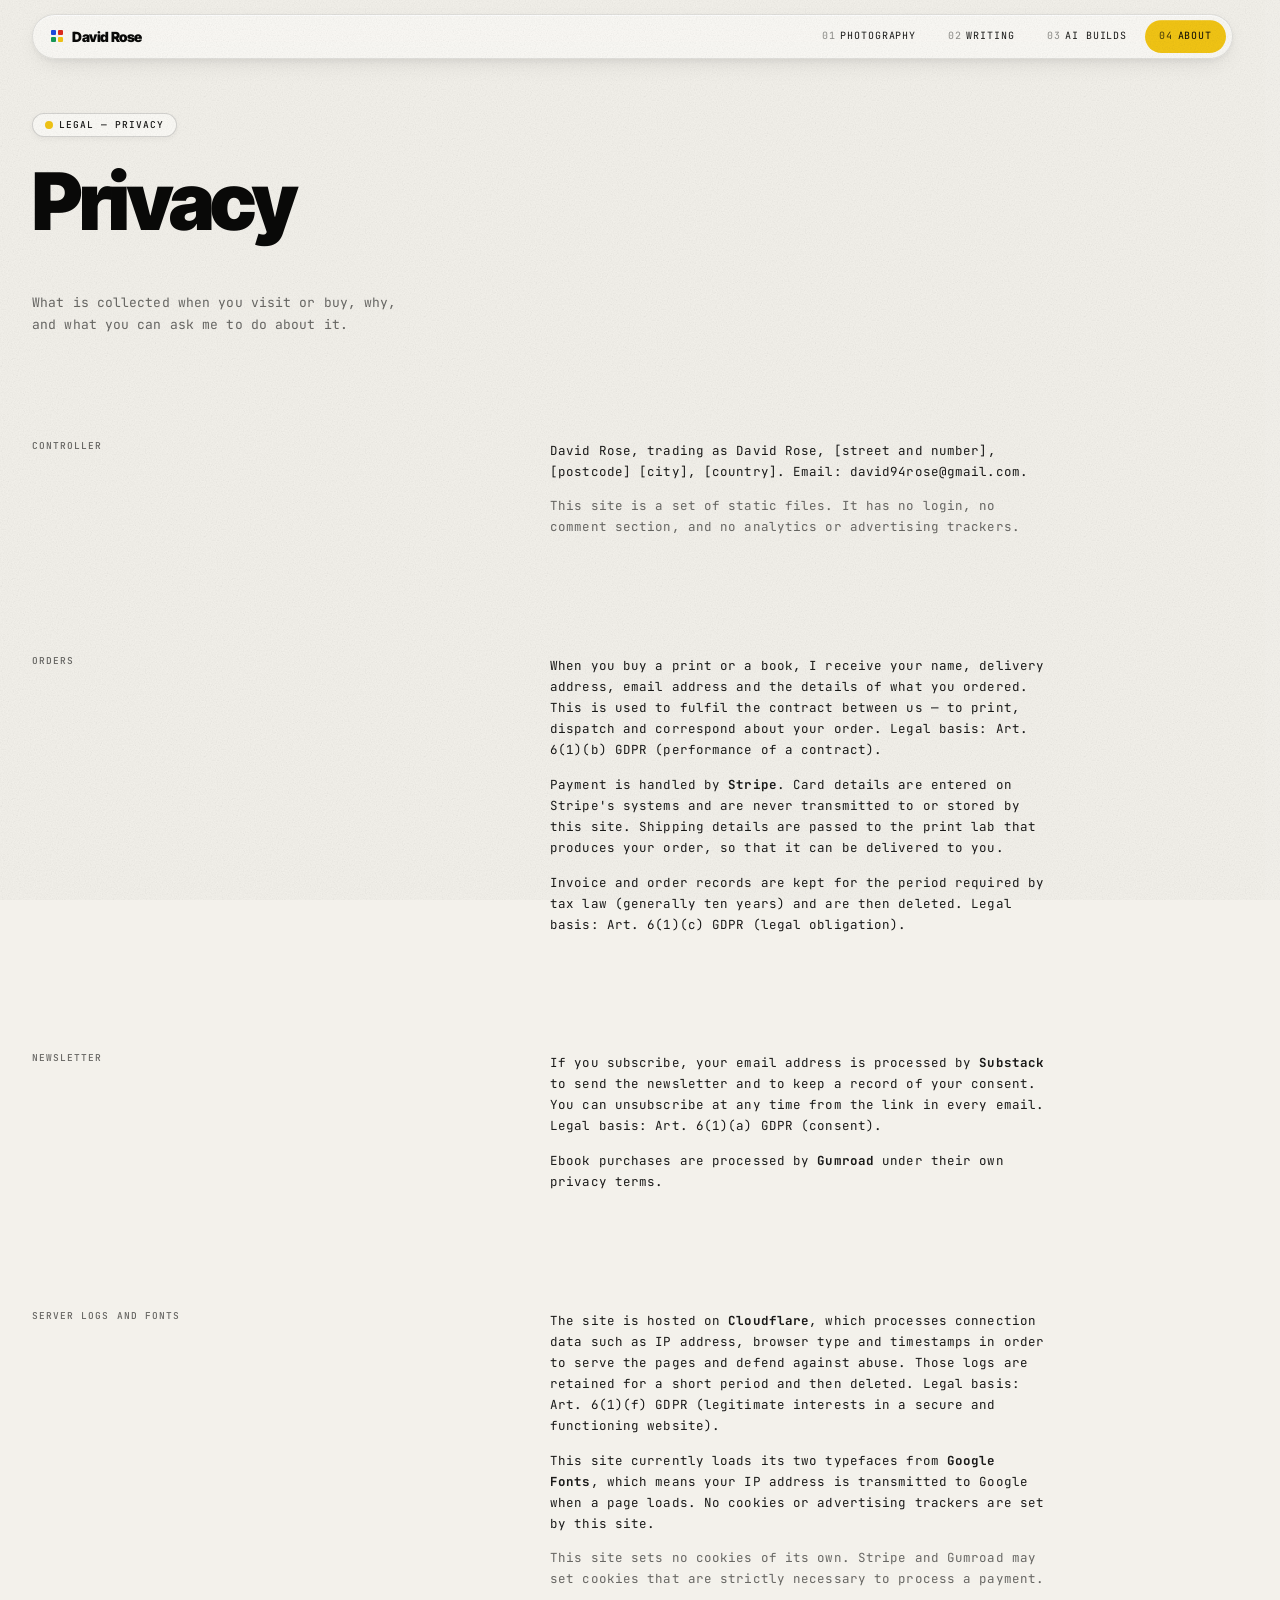
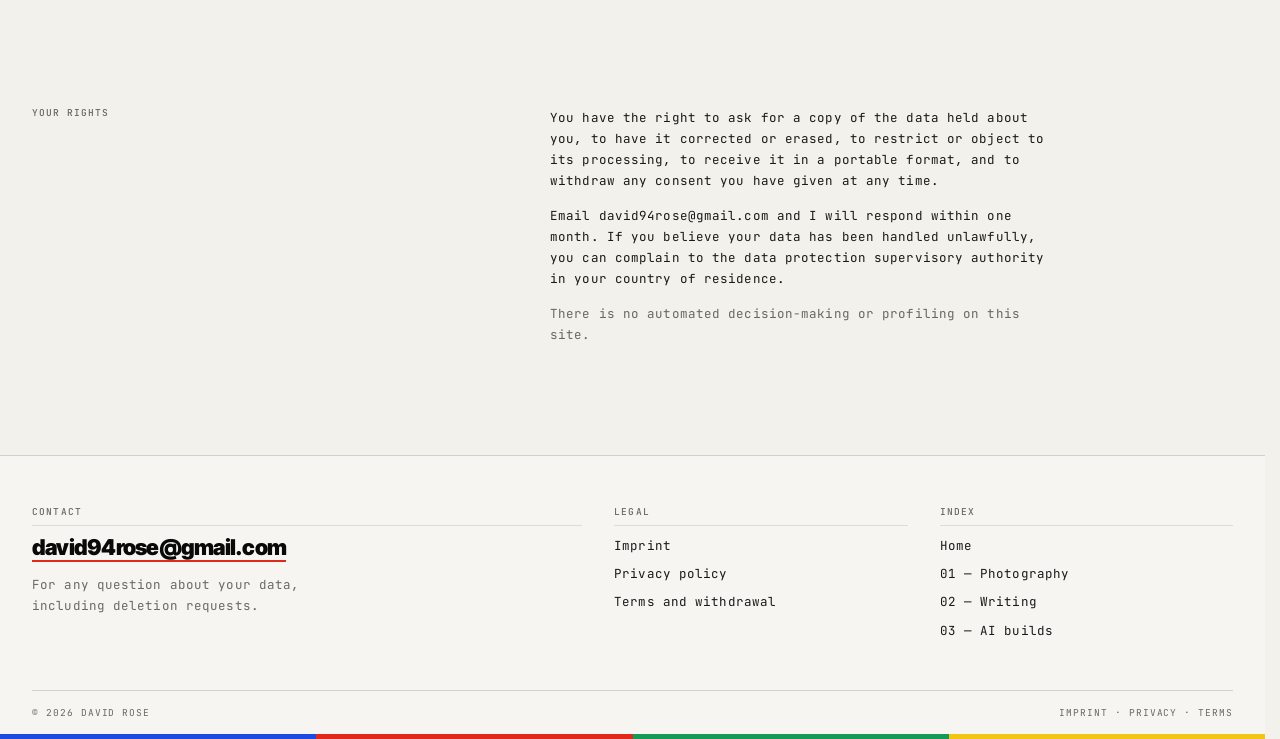
<file: privacy.html>
<!DOCTYPE html>
<html lang="en">
<head>
<meta charset="utf-8">
<meta name="viewport" content="width=device-width, initial-scale=1">
<title>Privacy — David Rose</title>
<meta name="description" content="How personal data is collected and used on this site.">
<meta name="robots" content="noindex">
<meta name="theme-color" content="#f3f1eb">
<link rel="icon" href="assets/favicon.svg" type="image/svg+xml">
<link rel="preconnect" href="https://fonts.googleapis.com">
<link rel="preconnect" href="https://fonts.gstatic.com" crossorigin>
<link href="https://fonts.googleapis.com/css2?family=Inter+Tight:wght@400;500;700;800;900&family=JetBrains+Mono:wght@400;500&display=swap" rel="stylesheet">
<link rel="stylesheet" href="assets/css/site.css?v=20261125f">
<script>document.documentElement.classList.add('js')</script>
</head>
<body data-world="about">

<!--
  TEMPLATE — written to match a static site with Stripe, Gumroad and Substack.
  If you add analytics, advertising pixels or a contact form, this policy must
  be updated to match. Have it reviewed before you publish.
-->

<a class="skip" href="#main">Skip to content</a>
<div class="veil" data-veil aria-hidden="true"></div>
<div class="crosses" aria-hidden="true"><i></i><i></i><i></i><i></i></div>
<p class="nojs">This site uses JavaScript for the shop and galleries. Everything is still readable without it.</p>

<header class="topbar">
  <div class="topbar-inner">
    <a class="brand" href="index.html" data-brand>David Rose</a>
    <nav class="worlds" aria-label="Sections" data-nav></nav>
  </div>
</header>

<main id="main">

  <section class="hero">
    <div class="shell">
      <p class="hero-kicker label" data-copy-html="privacy.legal-privacy.kicker"></p>
      <div class="hero-grid">
        <h1 class="display" data-copy-html="privacy.legal-privacy.h1"></h1>
        <p class="lede" data-copy-html="privacy.legal-privacy.lede"></p>
      </div>
    </div>
  </section>

  <section class="section">
    <div class="shell">
      <div class="split">
        <div><p class="label muted" data-copy-html="privacy.controller.label"></p></div>
        <div class="prose" data-copy-html="privacy.controller.body"></div>
      </div>
    </div>
  </section>

  <section class="section">
    <div class="shell">
      <div class="split">
        <div><p class="label muted" data-copy-html="privacy.orders.label"></p></div>
        <div class="prose" data-copy-html="privacy.orders.body"></div>
      </div>
    </div>
  </section>

  <section class="section">
    <div class="shell">
      <div class="split">
        <div><p class="label muted" data-copy-html="privacy.newsletter.label"></p></div>
        <div class="prose" data-copy-html="privacy.newsletter.body"></div>
      </div>
    </div>
  </section>

  <section class="section">
    <div class="shell">
      <div class="split">
        <div><p class="label muted" data-copy-html="privacy.server-logs-and-fonts.label"></p></div>
        <div class="prose" data-copy-html="privacy.server-logs-and-fonts.body"></div>
      </div>
    </div>
  </section>

  <section class="section">
    <div class="shell">
      <div class="split">
        <div><p class="label muted" data-copy-html="privacy.your-rights.label"></p></div>
        <div class="prose" data-copy-html="privacy.your-rights.body"></div>
      </div>
    </div>
  </section>

</main>

<footer class="foot" data-copy-html="privacy.footer">
  </footer>

<script src="content/links.js?v=20261125b"></script>
<script src="content/media.js?v=20261126a"></script>
<script src="content/photos.js?v=20261125b"></script>
<script src="content/copy.js?v=20261126a"></script>
<script src="assets/js/site.js?v=20261125f"></script>
</body>
</html>
</file>
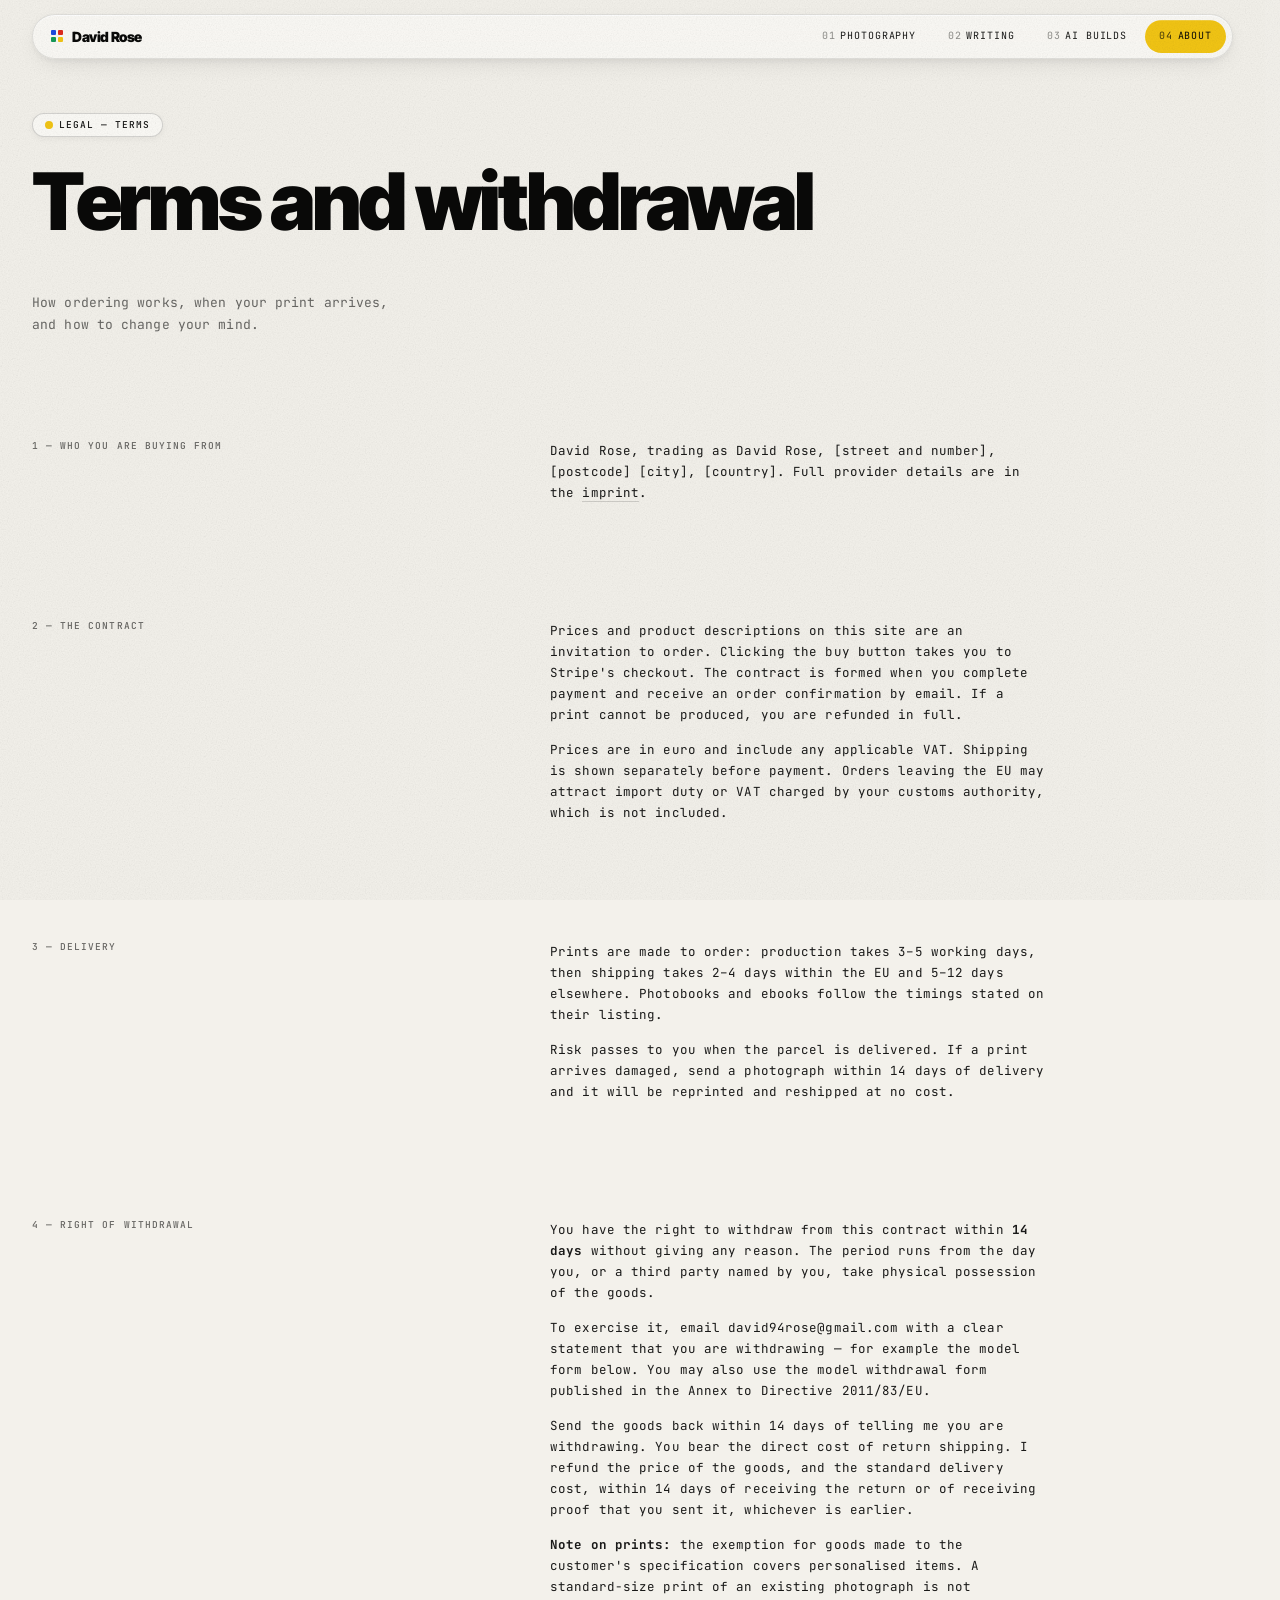
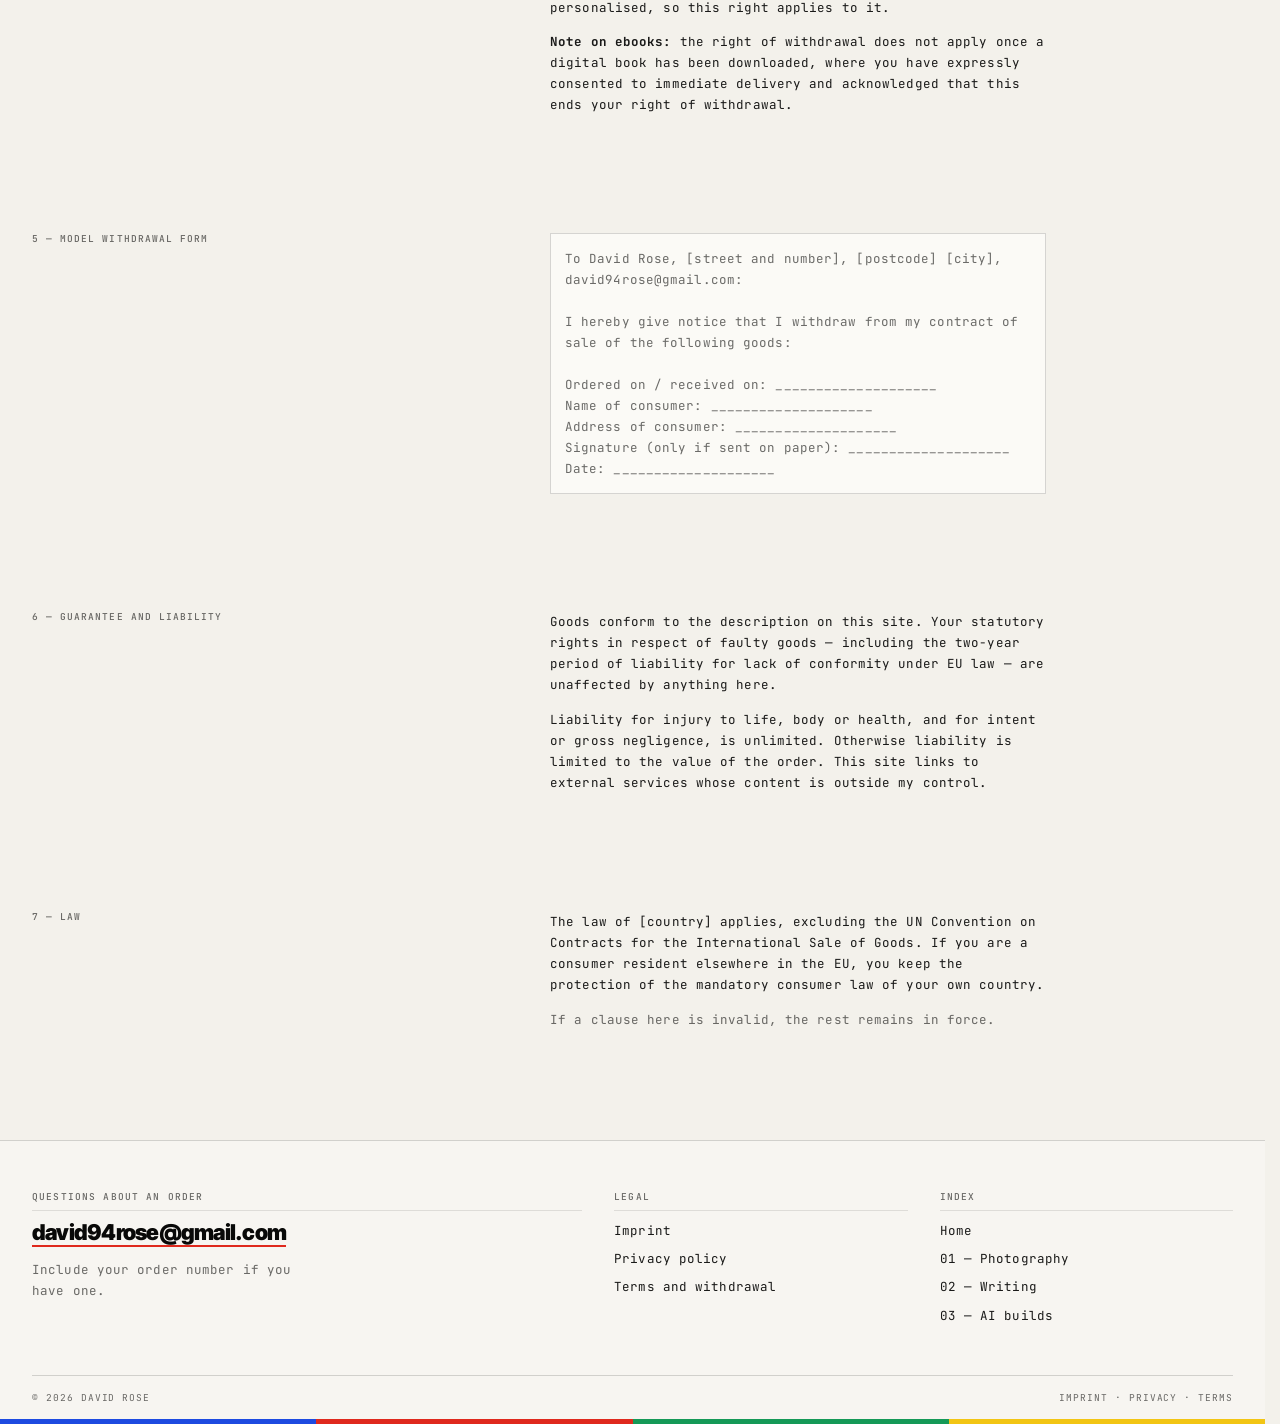
<file: terms.html>
<!DOCTYPE html>
<html lang="en">
<head>
<meta charset="utf-8">
<meta name="viewport" content="width=device-width, initial-scale=1">
<title>Terms and withdrawal — David Rose</title>
<meta name="description" content="Terms of sale, delivery, and the 14-day right of withdrawal for EU consumers.">
<meta name="robots" content="noindex">
<meta name="theme-color" content="#f3f1eb">
<link rel="icon" href="assets/favicon.svg" type="image/svg+xml">
<link rel="preconnect" href="https://fonts.googleapis.com">
<link rel="preconnect" href="https://fonts.gstatic.com" crossorigin>
<link href="https://fonts.googleapis.com/css2?family=Inter+Tight:wght@400;500;700;800;900&family=JetBrains+Mono:wght@400;500&display=swap" rel="stylesheet">
<link rel="stylesheet" href="assets/css/site.css?v=20261125f">
<script>document.documentElement.classList.add('js')</script>
</head>
<body data-world="about">

<!--
  TEMPLATE — written for EU distance selling of made-to-order prints and digital
  ebooks. The withdrawal section reflects the fact that standard-size prints are
  NOT personalised goods, so the 14-day right applies. Have this reviewed before
  you publish; consumer law differs in detail between member states.
-->

<a class="skip" href="#main">Skip to content</a>
<div class="veil" data-veil aria-hidden="true"></div>
<div class="crosses" aria-hidden="true"><i></i><i></i><i></i><i></i></div>
<p class="nojs">This site uses JavaScript for the shop and galleries. Everything is still readable without it.</p>

<header class="topbar">
  <div class="topbar-inner">
    <a class="brand" href="index.html" data-brand>David Rose</a>
    <nav class="worlds" aria-label="Sections" data-nav></nav>
  </div>
</header>

<main id="main">

  <section class="hero">
    <div class="shell">
      <p class="hero-kicker label" data-copy-html="terms.legal-terms.kicker"></p>
      <div class="hero-grid">
        <h1 class="display" data-copy-html="terms.legal-terms.h1"></h1>
        <p class="lede" data-copy-html="terms.legal-terms.lede"></p>
      </div>
    </div>
  </section>

  <section class="section">
    <div class="shell">
      <div class="split">
        <div><p class="label muted" data-copy-html="terms.1-who-you-are-buying-f.label"></p></div>
        <div class="prose" data-copy-html="terms.1-who-you-are-buying-f.body"></div>
      </div>
    </div>
  </section>

  <section class="section">
    <div class="shell">
      <div class="split">
        <div><p class="label muted" data-copy-html="terms.2-the-contract.label"></p></div>
        <div class="prose" data-copy-html="terms.2-the-contract.body"></div>
      </div>
    </div>
  </section>

  <section class="section">
    <div class="shell">
      <div class="split">
        <div><p class="label muted" data-copy-html="terms.3-delivery.label"></p></div>
        <div class="prose" data-copy-html="terms.3-delivery.body"></div>
      </div>
    </div>
  </section>

  <section class="section">
    <div class="shell">
      <div class="split">
        <div><p class="label muted" data-copy-html="terms.4-right-of-withdrawal.label"></p></div>
        <div class="prose" data-copy-html="terms.4-right-of-withdrawal.body"></div>
      </div>
    </div>
  </section>

  <section class="section">
    <div class="shell">
      <div class="split">
        <div><p class="label muted" data-copy-html="terms.5-model-withdrawal-for.label"></p></div>
        <div class="prose" data-copy-html="terms.5-model-withdrawal-for.body"></div>
      </div>
    </div>
  </section>

  <section class="section">
    <div class="shell">
      <div class="split">
        <div><p class="label muted" data-copy-html="terms.6-guarantee-and-liabil.label"></p></div>
        <div class="prose" data-copy-html="terms.6-guarantee-and-liabil.body"></div>
      </div>
    </div>
  </section>

  <section class="section">
    <div class="shell">
      <div class="split">
        <div><p class="label muted" data-copy-html="terms.7-law.label"></p></div>
        <div class="prose" data-copy-html="terms.7-law.body"></div>
      </div>
    </div>
  </section>

</main>

<footer class="foot" data-copy-html="terms.footer">
  </footer>

<script src="content/links.js?v=20261125b"></script>
<script src="content/media.js?v=20261126a"></script>
<script src="content/photos.js?v=20261125b"></script>
<script src="content/copy.js?v=20261126a"></script>
<script src="assets/js/site.js?v=20261125f"></script>
</body>
</html>
</file>
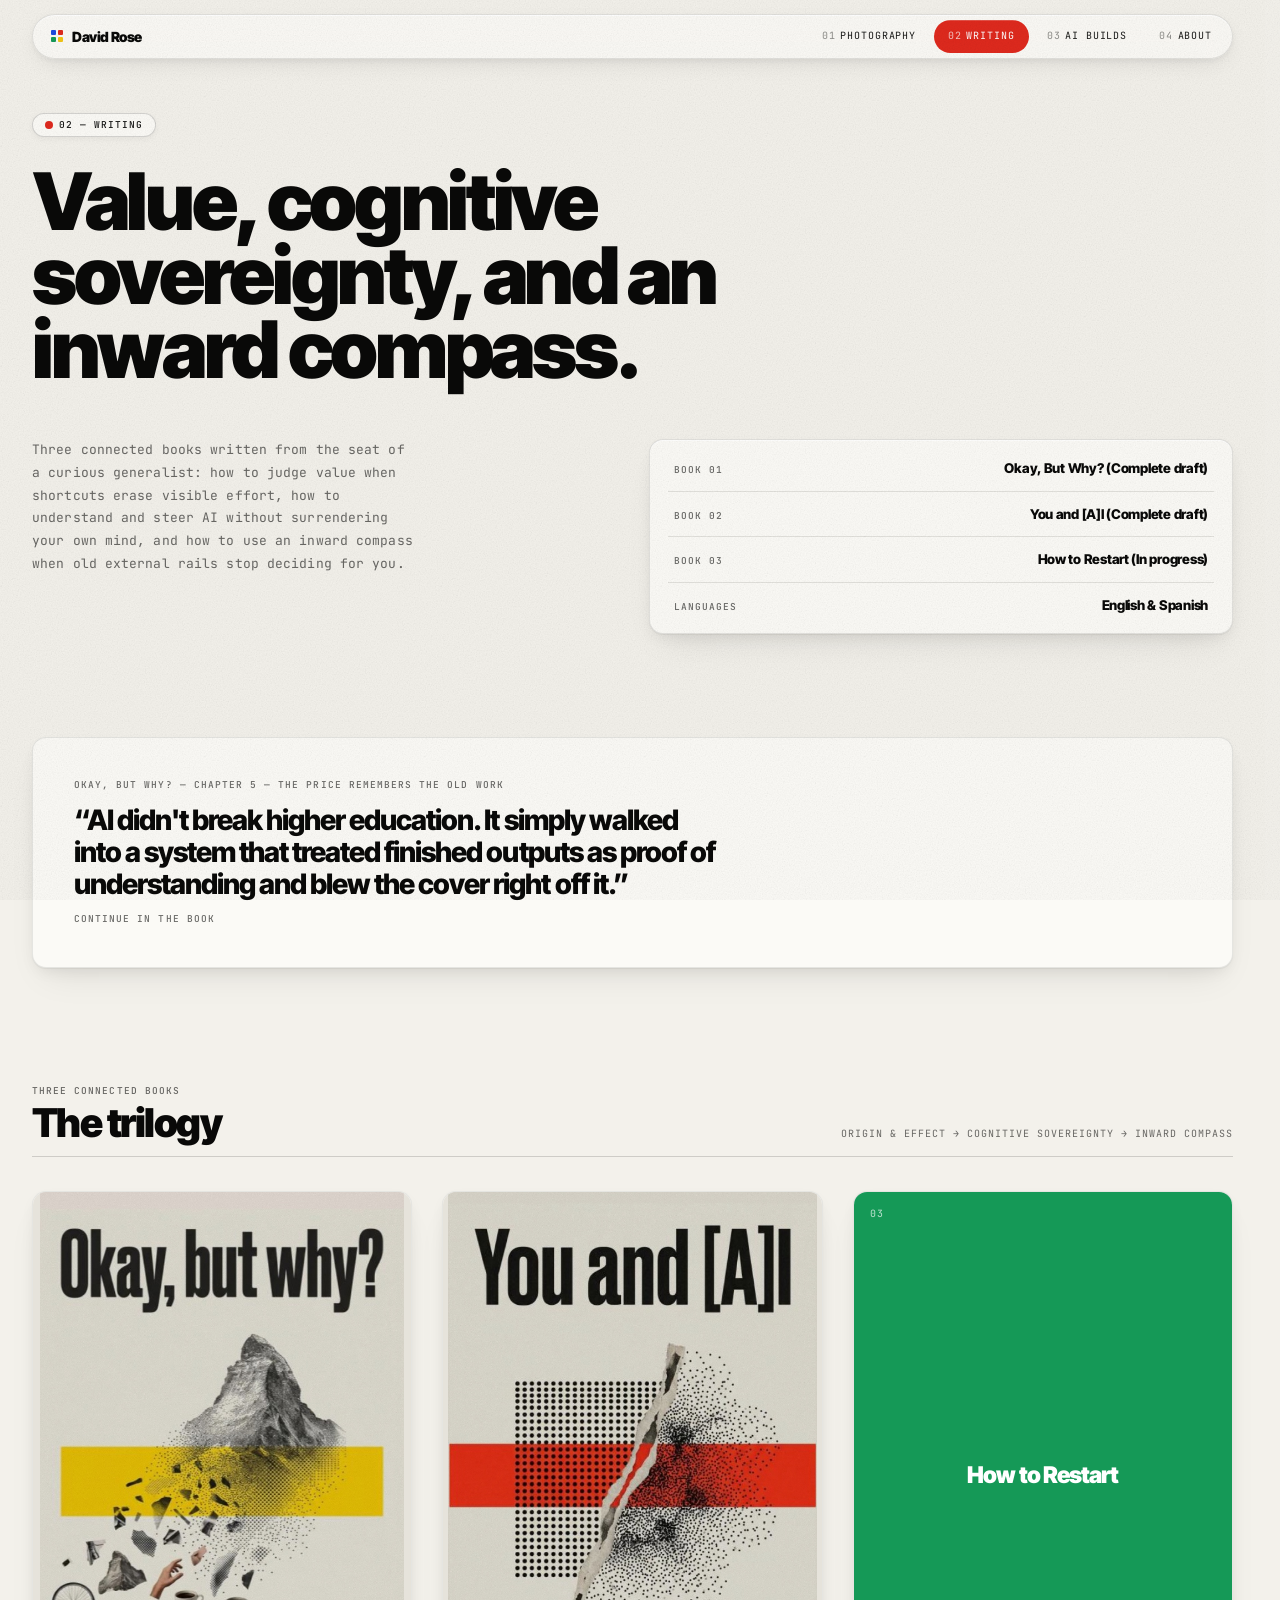
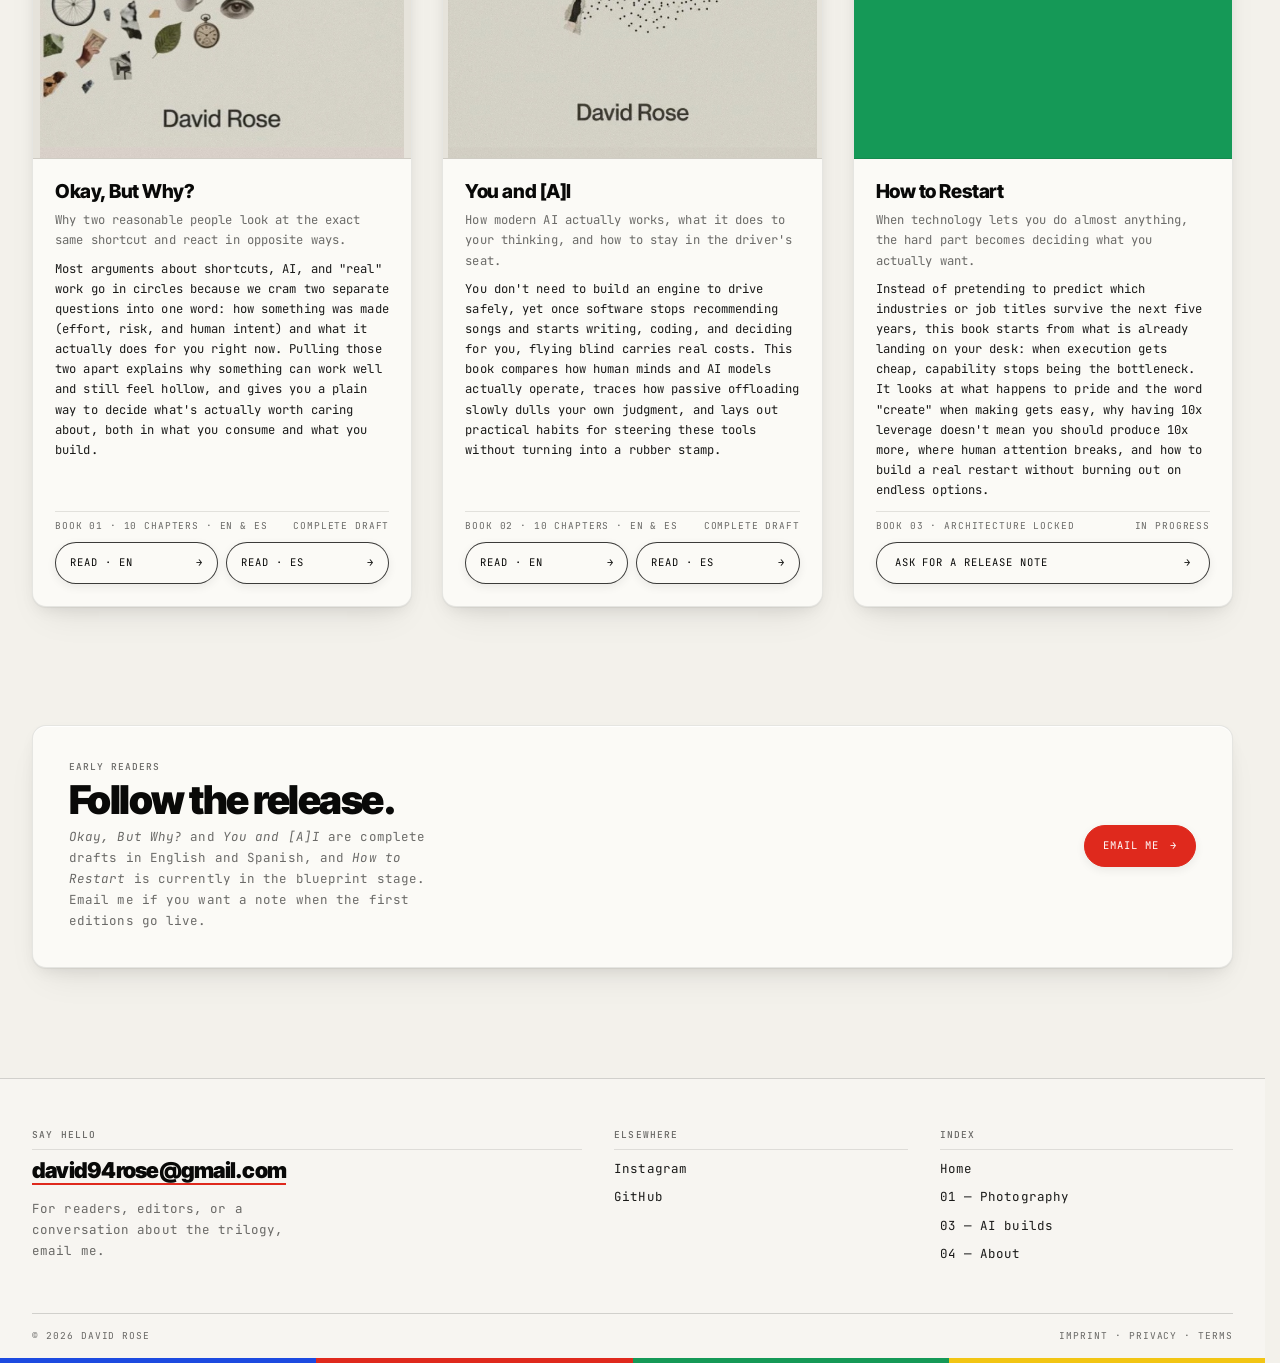
<file: writing.html>
<!DOCTYPE html>
<html lang="en">
<head>
<meta charset="utf-8">
<meta name="viewport" content="width=device-width, initial-scale=1">
<title>Writing — David Rose</title>
<meta name="description" content="A three-book arc: Okay, But Why?, You and [A]I, and How to Restart — value, cognitive sovereignty, and an inward compass.">
<meta property="og:title" content="Writing — David Rose">
<meta property="og:description" content="Okay, But Why?, You and [A]I, and How to Restart — value, cognitive sovereignty, and an inward compass.">
<meta property="og:image" content="https://davidrose-site.david94rose.workers.dev/assets/img/books/01-okay-but-why.jpg?v=20261125b">
<meta property="og:type" content="website">
<meta name="theme-color" content="#f3f1eb">
<link rel="icon" href="assets/favicon.svg" type="image/svg+xml">
<link rel="preconnect" href="https://fonts.googleapis.com">
<link rel="preconnect" href="https://fonts.gstatic.com" crossorigin>
<link href="https://fonts.googleapis.com/css2?family=Inter+Tight:wght@400;500;700;800;900&family=JetBrains+Mono:wght@400;500&display=swap" rel="stylesheet">
<link rel="stylesheet" href="assets/css/site.css?v=20261125f">
<script>document.documentElement.classList.add('js')</script>
</head>
<body data-world="writing">

<a class="skip" href="#main">Skip to content</a>
<div class="veil" data-veil aria-hidden="true"></div>
<div class="crosses" aria-hidden="true"><i></i><i></i><i></i><i></i></div>
<p class="nojs">This site uses JavaScript for the shop and galleries. Everything is still readable without it.</p>

<header class="topbar">
  <div class="topbar-inner">
    <a class="brand" href="index.html" data-brand>David Rose</a>
    <nav class="worlds" aria-label="Sections" data-nav></nav>
  </div>
</header>

<main id="main">

  <!-- HERO -->
  <section class="hero">
    <div class="shell">
      <p class="hero-kicker label" data-copy-html="writing.02-writing.kicker"></p>

      <div class="hero-grid">
        <h1 class="display" data-copy-html="writing.02-writing.h1"></h1>

        <p class="lede" data-copy-html="writing.02-writing.lede"></p>

        <div class="hero-meta" data-copy-html="writing.02-writing.meta"></div>
      </div>
    </div>
  </section>

  <!-- EXCERPT -->
  <section class="section">
    <div class="shell">
      <div class="excerpt" data-excerpt></div>
    </div>
  </section>

  <!-- BOOKS -->
  <section class="section" id="books">
    <div class="shell">
      <div class="section-head">
        <div>
          <p class="label muted" data-copy-html="writing.books.label"></p>
          <h2 class="h2" data-copy-html="writing.books.heading"></h2>
        </div>
        <p class="aside" data-copy-html="writing.books.aside"></p>
      </div>
      <div class="grid-books" data-books></div>
    </div>
  </section>

  <!-- SUBSTACK -->
  <section class="section" id="substack">
    <div class="shell">
      <div class="newsletter" data-copy-html="writing.substack.newsletter"></div>
    </div>
  </section>

</main>

<footer class="foot" data-copy-html="writing.footer">
  </footer>

<script src="content/links.js?v=20261125b"></script>
<script src="content/media.js?v=20261126a"></script>
<script src="content/photos.js?v=20261125b"></script>
<script src="content/copy.js?v=20261126a"></script>
<script src="assets/js/site.js?v=20261125f"></script>
</body>
</html>
</file>
<file: assets/css/site.css>
/* ==========================================================================
   DAVID ROSE — Tactile Print Table Design System
   Archival cotton-rag paper surface, primary pigment stock, floating Z-depth
   folios & prints, weighted accel-decel motion, zero framework dependencies.
   ========================================================================== */

/* ---------- 1. reset ---------- */
*, *::before, *::after { box-sizing: border-box; }
html { -webkit-text-size-adjust: 100%; }
body, h1, h2, h3, h4, p, figure, blockquote, ul, ol, dl, dd { margin: 0; }
ul[class], ol[class], .foot ul { list-style: none; padding: 0; }
img, svg, video { display: block; max-width: 100%; }
button { font: inherit; color: inherit; background: none; border: 0; cursor: pointer; }
a { color: inherit; text-decoration: none; }
dialog { border: 0; padding: 0; background: none; color: inherit; }
:focus-visible { outline: 2px solid var(--blue); outline-offset: 2px; }

/* ---------- 2. tokens ---------- */
:root {
  /* Studio cotton-rag table & card stock */
  --paper:       #f3f1eb;
  --surface:     #fbfaf6;
  --card-paper:  #fbfaf6;
  --card-muted:  #ece9e0;
  --placeholder: #e6e2d8;
  --plate:       #fbfaf6;

  /* Ink & soft hairline rules */
  --ink:         #191918;
  --ink-hard:    #090908;
  --ink-60:      rgba(18, 18, 16, .62);
  --ink-40:      rgba(18, 18, 16, .42);
  --rule:        rgba(18, 18, 16, .16);
  --rule-soft:   rgba(18, 18, 16, .11);
  --rule-strong: rgba(18, 18, 16, .82);

  /* Primary pigment palette — Royal Blue, Vermilion Red, Studio Green, Ochre Yellow */
  --blue:        #1d4ae0;
  --red:         #df291d;
  --orange:      #df291d;   /* alias so legacy references pick up Vermilion Red */
  --green:       #159957;
  --yellow:      #f2c514;

  --accent:      var(--blue);
  --accent-2:    var(--red);

  /* World active tokens (overridden per page body[data-world]) */
  --world:       var(--blue);
  --world-ink:   #ffffff;
  --contrast:    var(--red);

  /* Tactile studio-table shadows */
  --shadow-rest:
    0 1px 1px rgba(18, 16, 12, .05),
    0 6px 16px -4px rgba(18, 16, 12, .08),
    0 18px 34px -14px rgba(18, 16, 12, .10);
  --shadow-lift:
    0 2px 4px rgba(18, 16, 12, .06),
    0 18px 36px -8px rgba(18, 16, 12, .18),
    0 38px 72px -18px rgba(18, 16, 12, .24);
  --shadow-inner:
    0 1px 2px rgba(18, 16, 12, .06),
    0 8px 20px -6px rgba(18, 16, 12, .14);

  /* Layout & radii */
  --container:     1380px;
  --gutter:        clamp(16px, 2.6vw, 32px);
  --cols:          12;
  --radius-folio:  14px;
  --radius-inner:  8px;

  /* Typography */
  --mono: 'JetBrains Mono', ui-monospace, SFMono-Regular, Menlo, Consolas, monospace;
  --sans: 'Inter Tight', 'Inter', 'Helvetica Neue', Helvetica, Arial, sans-serif;

  /* Weighted accel-then-decel S-curves (smooth physical feel, zero snap) */
  --ease:  cubic-bezier(.42, 0, .20, 1);
  --glide: cubic-bezier(.45, .02, .18, 1);
  --wipe:  cubic-bezier(.65, 0, .35, 1);
  --fast:  .38s var(--ease);
  --med:   .58s var(--glide);
}

body[data-world="photography"] { --world: var(--blue);   --world-ink: #ffffff; --contrast: var(--red); }
body[data-world="writing"]     { --world: var(--red);    --world-ink: #ffffff; --contrast: var(--blue); }
body[data-world="ai"]          { --world: var(--green);  --world-ink: #ffffff; --contrast: var(--yellow); }
body[data-world="about"]       { --world: var(--yellow); --world-ink: #090908; --contrast: var(--green); }

/* ---------- 3. base & cotton-rag table texture ---------- */
html {
  font-family: var(--mono);
  color: var(--ink);
  background: var(--paper);
  scroll-behavior: smooth;
  scrollbar-gutter: stable;
}

body {
  font-size: clamp(12.5px, .88vw, 13.8px);
  line-height: 1.68;
  letter-spacing: .008em;
  -webkit-font-smoothing: antialiased;
  -moz-osx-font-smoothing: grayscale;
  overflow-x: hidden;
  position: relative;
}

/* Global archival cloth / cotton-rag grain across the studio table */
body::before {
  content: "";
  position: fixed;
  inset: 0;
  z-index: 900;
  pointer-events: none;
  opacity: .32;
  mix-blend-mode: multiply;
  background-image: url("data:image/svg+xml,%3Csvg xmlns='http://www.w3.org/2000/svg' width='220' height='220'%3E%3Cfilter id='rag'%3E%3CfeTurbulence type='fractalNoise' baseFrequency='0.82' numOctaves='4' stitchTiles='stitch'/%3E%3CfeColorMatrix type='saturate' values='0'/%3E%3C/filter%3E%3Crect width='220' height='220' filter='url(%23rag)' opacity='0.52'/%3E%3C/svg%3E");
}

::selection { background: var(--yellow); color: var(--ink-hard); }

/* Registration crosses retired in favour of the clean floating studio table */
.crosses { display: none; }

.shell {
  width: 100%;
  max-width: var(--container);
  margin-inline: auto;
  padding-inline: var(--gutter);
}

.skip {
  position: absolute;
  left: -9999px;
  z-index: 10000;
  background: var(--ink-hard);
  color: var(--card-paper);
  padding: .7em 1.1em;
  border-radius: 999px;
  font-size: 11px;
  text-transform: uppercase;
  letter-spacing: .1em;
}
.skip:focus { left: 12px; top: 12px; }

/* Typography */
.display {
  font-family: var(--sans);
  font-size: clamp(2.4rem, 6.2vw, 5.6rem);
  font-weight: 900;
  line-height: .93;
  letter-spacing: -.042em;
  text-wrap: balance;
  color: var(--ink-hard);
}

h2, .h2 {
  font-family: var(--sans);
  font-size: clamp(1.65rem, 3.1vw, 2.85rem);
  font-weight: 900;
  line-height: .96;
  letter-spacing: -.038em;
  text-wrap: balance;
  color: var(--ink-hard);
}

h3, .h3 {
  font-family: var(--sans);
  font-size: clamp(1.08rem, 1.5vw, 1.42rem);
  font-weight: 800;
  line-height: 1.1;
  letter-spacing: -.024em;
  color: var(--ink-hard);
}

.label {
  font-family: var(--mono);
  font-size: clamp(9.5px, .72vw, 10.8px);
  font-weight: 500;
  letter-spacing: .11em;
  text-transform: uppercase;
  line-height: 1.35;
}

.lede {
  font-size: clamp(13px, 1vw, 15px);
  line-height: 1.75;
  color: var(--ink-60);
  max-width: 48ch;
}

.prose { max-width: 62ch; }
.prose p + p { margin-top: 1.1em; }
.muted { color: var(--ink-60); }
.upper { text-transform: uppercase; letter-spacing: .1em; }

/* ---------- 4. floating matte-paper pill topbar ---------- */
.topbar {
  position: sticky;
  top: 12px;
  z-index: 500;
  padding-inline: var(--gutter);
  margin-top: 14px;
  background: transparent;
  border: 0;
  pointer-events: none;
}

.topbar-inner {
  pointer-events: auto;
  max-width: var(--container);
  margin-inline: auto;
  background: rgba(251, 250, 246, .92);
  backdrop-filter: blur(12px);
  -webkit-backdrop-filter: blur(12px);
  border: 1px solid rgba(18, 18, 16, .10);
  border-radius: 999px;
  box-shadow:
    0 1px 0 rgba(255, 255, 255, .92) inset,
    0 8px 24px -8px rgba(18, 16, 12, .12),
    0 2px 6px rgba(18, 16, 12, .05);
  display: flex;
  align-items: center;
  justify-content: space-between;
  padding: 5px 6px 5px 18px;
  gap: 12px;
}

.brand {
  display: inline-flex;
  align-items: center;
  gap: .65em;
  font-family: var(--sans);
  font-weight: 900;
  font-size: clamp(14px, 1.08vw, 16px);
  letter-spacing: -.03em;
  white-space: nowrap;
  color: var(--ink-hard);
}

.brand-mark {
  display: inline-grid;
  grid-template-columns: repeat(2, 5px);
  gap: 2px;
  flex: none;
}
.brand-mark i { width: 5px; height: 5px; display: block; border-radius: 1px; }
.brand-mark i:nth-child(1) { background: var(--blue); }
.brand-mark i:nth-child(2) { background: var(--red); }
.brand-mark i:nth-child(3) { background: var(--green); }
.brand-mark i:nth-child(4) { background: var(--yellow); }

.worlds {
  display: flex;
  align-items: center;
  gap: 4px;
  min-width: 0;
}

.worlds a {
  position: relative;
  overflow: hidden;
  border-radius: 999px;
  display: inline-flex;
  align-items: stretch;
  font-family: var(--mono);
  font-size: 10px;
  letter-spacing: .09em;
  text-transform: uppercase;
  white-space: nowrap;
}

.worlds a .roll-inner {
  position: relative;
  display: block;
  height: 100%;
  transition: transform .48s var(--glide);
}

.worlds a .roll-face {
  display: flex;
  align-items: center;
  justify-content: center;
  height: 100%;
  gap: .45em;
  padding: 8px 14px;
}

.worlds a .roll-face .num { opacity: .48; }

.worlds a .roll-face--alt {
  position: absolute;
  left: 0;
  right: 0;
  top: calc(100% + 2px);
  height: 100%;
  background: var(--c);
  color: var(--ink-on, #ffffff);
}

.worlds a .roll-face--alt .num { opacity: .72; }

.worlds a:hover .roll-inner,
.worlds a:focus-visible .roll-inner {
  transform: translateY(calc(-100% - 2px));
}

.worlds a[aria-current="page"] .roll-inner {
  transform: translateY(calc(-100% - 2px));
}

/* ---------- 5. sections & rules ---------- */
.section {
  padding-block: clamp(34px, 4.6vw, 68px);
  position: relative;
  z-index: 2;
}

.rule-label {
  display: flex;
  align-items: baseline;
  justify-content: space-between;
  gap: var(--gutter);
  padding: 0 0 12px;
  margin-bottom: clamp(18px, 2.4vw, 28px);
  border-bottom: 1px solid var(--rule);
  flex-wrap: wrap;
}
.rule-label .r { color: var(--ink-60); }

.section-head {
  display: flex;
  justify-content: space-between;
  align-items: flex-end;
  gap: 16px;
  flex-wrap: wrap;
  padding-bottom: 14px;
  border-bottom: 1px solid var(--rule);
  margin-bottom: clamp(20px, 2.6vw, 34px);
}
.section-head h2, .section-head .h2 { margin-top: 6px; }
.section-head .aside {
  font-size: 10px;
  letter-spacing: .1em;
  text-transform: uppercase;
  color: var(--ink-60);
  text-align: right;
}

/* ---------- 6. buttons ---------- */
.btn {
  display: inline-flex;
  align-items: center;
  justify-content: space-between;
  gap: 1.1em;
  padding: 11px 18px;
  border-radius: 999px;
  font-family: var(--mono);
  font-size: 10.5px;
  letter-spacing: .09em;
  text-transform: uppercase;
  border: 1px solid var(--rule-strong);
  background: var(--card-paper);
  color: var(--ink-hard);
  box-shadow: 0 3px 10px rgba(18, 16, 12, .07);
  transition:
    transform .48s var(--glide),
    box-shadow .48s var(--ease),
    background-color .38s var(--ease),
    border-color .38s var(--ease),
    color .38s var(--ease);
  min-width: 0;
}

.btn::after { content: "→"; transition: transform .42s var(--glide); }

.btn:hover,
.btn:focus-visible {
  transform: translateY(-3px);
  box-shadow: 0 12px 24px -6px rgba(18, 16, 12, .18);
  background: var(--ink-hard);
  border-color: var(--ink-hard);
  color: var(--card-paper);
}
.btn:hover::after { transform: translateX(3px); }

.btn--solid {
  background: var(--ink-hard);
  border-color: var(--ink-hard);
  color: var(--card-paper);
}
.btn--solid:hover,
.btn--solid:focus-visible {
  background: var(--world);
  border-color: var(--world);
  color: var(--world-ink);
}

.btn--accent {
  background: var(--red);
  border-color: var(--red);
  color: #ffffff;
}
.btn--accent:hover,
.btn--accent:focus-visible {
  background: var(--ink-hard);
  border-color: var(--ink-hard);
  color: var(--card-paper);
}

.btn--wide { width: 100%; }

.btn[aria-disabled="true"] {
  opacity: .42;
  pointer-events: none;
  cursor: not-allowed;
  box-shadow: none;
}

/* ---------- 7. homepage hero (counter-scrolling ribbon + proof fan) ---------- */
.hero-stage {
  position: relative;
  padding-block: clamp(22px, 3vw, 40px) clamp(28px, 3.8vw, 52px);
}

.halftone-cloud {
  position: absolute;
  top: 40px;
  right: -40px;
  width: min(640px, 60vw);
  height: 440px;
  pointer-events: none;
  z-index: 0;
  opacity: .24;
  background-image: radial-gradient(circle, var(--blue) 1.35px, transparent 1.45px);
  background-size: 11px 11px;
  -webkit-mask-image: radial-gradient(ellipse 65% 58% at 62% 45%, #000 10%, transparent 74%);
  mask-image: radial-gradient(ellipse 65% 58% at 62% 45%, #000 10%, transparent 74%);
}

.ribbon-card {
  position: relative;
  z-index: 2;
  background: var(--card-paper);
  border: 1px solid rgba(18, 18, 16, .11);
  border-radius: var(--radius-folio);
  box-shadow:
    0 1px 0 rgba(255, 255, 255, .95) inset,
    var(--shadow-rest);
  overflow: hidden;
  --cell: clamp(82px, 9.4vw, 126px);
}

.ribbon-grid-overlay {
  position: absolute;
  inset: 0;
  z-index: 4;
  pointer-events: none;
  display: grid;
  grid-template-columns: repeat(8, minmax(0, 1fr));
}
.ribbon-grid-overlay i { border-right: 1px solid rgba(18, 18, 16, .09); }
.ribbon-grid-overlay i:last-child { border-right: 0; }

.band {
  position: relative;
  height: var(--cell);
  overflow: hidden;
}
.band--letters {
  border-bottom: 1px solid rgba(18, 18, 16, .10);
  background: var(--card-paper);
}
.band--photos {
  background: var(--card-paper);
  padding-block: 7px;
}

.band-track {
  display: flex;
  align-items: center;
  gap: 8px;
  height: 100%;
  width: max-content;
  will-change: transform;
  padding-inline: 4px;
}

/* DAVID letters: black at rest -> primary colour on hover */
.glyph-tile {
  flex: none;
  width: calc(var(--cell) - 18px);
  height: calc(var(--cell) - 18px);
  display: grid;
  place-items: center;
  cursor: pointer;
  transition: transform .54s var(--glide);
}
.glyph-tile svg {
  width: 100%;
  height: 100%;
  fill: var(--ink-hard);
  filter: drop-shadow(0 1px 0 rgba(255, 255, 255, .7));
  transition: fill .46s var(--ease), filter .5s var(--ease);
}
.glyph-tile:hover { transform: translateY(-3px) scale(1.035); }
.glyph-tile:hover svg {
  fill: var(--c, var(--red));
  filter: drop-shadow(0 8px 14px rgba(18, 16, 12, .16));
}

.glyph-sep {
  flex: none;
  width: calc(var(--cell) * 0.36);
  height: 100%;
  display: grid;
  place-items: center;
}
.glyph-sep::before {
  content: "";
  width: 8px;
  height: 8px;
  border-radius: 2px;
  background: var(--red);
}

/* Hero scrolling photos ONLY: crisp B&W duotone tinted in primary colour at rest
   -> smoothly resolves to full natural colour on hover */
.photo-tile {
  flex: none;
  position: relative;
  width: calc(var(--cell) * 1.24);
  height: 100%;
  border-radius: 6px;
  overflow: hidden;
  background: var(--card-paper);
  cursor: pointer;
  transition: transform .56s var(--glide), box-shadow .54s var(--ease);
}
.photo-tile img {
  width: 100%;
  height: 100%;
  object-fit: cover;
  transition: transform .72s var(--glide), filter .58s var(--ease);
  filter: grayscale(100%) contrast(1.08) brightness(1.04);
}
.photo-tile::after {
  content: "";
  position: absolute;
  inset: 0;
  background: var(--c, var(--blue));
  opacity: .62;
  mix-blend-mode: multiply;
  pointer-events: none;
  transition: opacity .58s var(--ease);
}
.photo-tile::before {
  content: "";
  position: absolute;
  inset: 0;
  z-index: 1;
  background: var(--c, var(--blue));
  opacity: .18;
  mix-blend-mode: screen;
  pointer-events: none;
  transition: opacity .58s var(--ease);
}
.photo-tile:hover {
  transform: scale(1.02);
  box-shadow: 0 8px 18px -6px rgba(18, 16, 12, .22);
}
.photo-tile:hover img {
  transform: scale(1.045);
  filter: grayscale(0%) contrast(1.02) brightness(1);
}
.photo-tile:hover::after,
.photo-tile:hover::before { opacity: 0; }

/* Hero editorial split + fanned studio proofs */
.hero-split {
  position: relative;
  z-index: 2;
  display: grid;
  grid-template-columns: minmax(0, 1.15fr) minmax(0, 1fr);
  gap: clamp(24px, 4vw, 60px);
  align-items: center;
  margin-top: clamp(28px, 3.6vw, 48px);
}

.hero-copy { display: grid; gap: clamp(14px, 1.8vw, 22px); justify-items: start; }

.hero-pill,
.hero-kicker {
  display: inline-flex;
  align-items: center;
  gap: .6em;
  padding: 5px 12px;
  border-radius: 999px;
  background: var(--card-paper);
  border: 1px solid var(--rule);
  box-shadow: 0 2px 6px rgba(18, 16, 12, .05);
}
.hero-pill::before {
  content: "";
  width: 7px;
  height: 7px;
  border-radius: 50%;
  background: var(--red);
  flex: none;
}
.hero-kicker::before {
  content: "";
  width: 8px;
  height: 8px;
  border-radius: 50%;
  background: var(--world);
  flex: none;
}
.hero-kicker { margin-bottom: clamp(16px, 2.2vw, 28px); }

.hero-h1 {
  font-family: var(--sans);
  font-weight: 900;
  font-size: clamp(2.1rem, 4.3vw, 4rem);
  line-height: .94;
  letter-spacing: -.042em;
  text-wrap: balance;
  color: var(--ink-hard);
}

.hero-lede {
  color: var(--ink-60);
  font-size: clamp(12.5px, .96vw, 14px);
  line-height: 1.72;
  max-width: 48ch;
}

.hero-btns { display: flex; flex-wrap: wrap; gap: 10px; margin-top: 4px; }

/* Fanned physical proof cards */
.proof-fan {
  position: relative;
  height: clamp(280px, 28vw, 370px);
  perspective: 1100px;
}

.proof-card {
  position: absolute;
  width: clamp(165px, 16vw, 225px);
  background: var(--card-paper);
  border: 1px solid rgba(18, 18, 16, .10);
  border-radius: 10px;
  padding: 8px 8px 12px;
  box-shadow:
    0 1px 0 rgba(255, 255, 255, .95) inset,
    var(--shadow-rest);
  transition: transform .68s var(--glide), box-shadow .62s var(--ease), background-color .48s var(--ease);
  transform-origin: center bottom;
  cursor: pointer;
  text-align: left;
  display: block;
}

.proof-card .pc-shot {
  display: block;
  border-radius: 5px;
  overflow: hidden;
  aspect-ratio: 4 / 5;
  background: var(--card-muted);
  margin-bottom: 8px;
}
.proof-card--wide .pc-shot { aspect-ratio: 4 / 3; }
.proof-card .pc-shot img { width: 100%; height: 100%; object-fit: cover; object-position: top center; }
.proof-card--book .pc-shot img { object-fit: contain; background: #e6e3db; }

.proof-card .pc-meta {
  display: flex;
  justify-content: space-between;
  align-items: center;
  gap: 6px;
  font-size: 9px;
  letter-spacing: .1em;
  text-transform: uppercase;
  color: var(--ink-60);
}
.proof-card .pc-dot {
  width: 7px;
  height: 7px;
  border-radius: 50%;
  background: var(--c);
  flex: none;
}

.proof-card[data-slot="0"] { left: 0%;  top: 22px; transform: rotate(-7deg); z-index: 1; }
.proof-card[data-slot="1"] { left: 20%; top: 4px;  transform: rotate(-2deg); z-index: 2; }
.proof-card[data-slot="2"] { left: 41%; top: 18px; transform: rotate(3.5deg); z-index: 3; }
.proof-card[data-slot="3"] { left: 58%; top: 44px; transform: rotate(8deg); z-index: 2; }

.proof-fan:hover .proof-card[data-slot="0"] { transform: translate(-10px, 4px) rotate(-10deg); }
.proof-fan:hover .proof-card[data-slot="1"] { transform: translate(-4px, -6px) rotate(-3.5deg); }
.proof-fan:hover .proof-card[data-slot="2"] { transform: translate(6px, -2px) rotate(4.5deg); }
.proof-fan:hover .proof-card[data-slot="3"] { transform: translate(10px, 10px) rotate(11deg); }

.proof-fan .proof-card:hover {
  z-index: 25 !important;
  background: var(--c);
  transform: translateY(-22px) rotate(0deg) scale(1.09) !important;
  box-shadow: var(--shadow-lift);
}
.proof-fan .proof-card:hover .pc-meta { color: var(--ink-on, #fff); }
.proof-fan .proof-card:hover .pc-dot { background: var(--ink-on, #fff); }

/* ---------- 8. floating cotton-paper folios (home index 01–04) ---------- */
.folio-grid {
  display: grid;
  grid-template-columns: repeat(2, minmax(0, 1fr));
  gap: clamp(18px, 2.4vw, 30px);
  perspective: 1400px;
}

.folio {
  position: relative;
  border-radius: var(--radius-folio);
  background: var(--card-paper);
  border: 1px solid rgba(18, 18, 16, .09);
  padding: clamp(20px, 2.4vw, 30px);
  display: grid;
  align-content: space-between;
  box-shadow:
    0 1px 0 rgba(255, 255, 255, .95) inset,
    var(--shadow-rest);
  transform-style: preserve-3d;
  transition:
    transform .72s var(--glide),
    box-shadow .68s var(--ease),
    background-color .56s var(--ease),
    border-color .52s var(--ease),
    opacity .56s var(--ease);
  cursor: pointer;
  overflow: hidden;
  text-align: left;
}

.folio-pigment-wash {
  position: absolute;
  inset: 0;
  border-radius: inherit;
  background: var(--c);
  opacity: 0;
  transition: opacity .58s var(--ease);
  z-index: 0;
}

.folio-grain {
  position: absolute;
  inset: 0;
  border-radius: inherit;
  pointer-events: none;
  z-index: 1;
  opacity: .38;
  mix-blend-mode: multiply;
  background-image:
    repeating-linear-gradient(0deg, rgba(255, 255, 255, .06) 0 1px, transparent 1px 3px),
    repeating-linear-gradient(90deg, rgba(0, 0, 0, .04) 0 1px, transparent 1px 3px),
    url("data:image/svg+xml,%3Csvg xmlns='http://www.w3.org/2000/svg' width='200' height='200'%3E%3Cfilter id='g'%3E%3CfeTurbulence type='fractalNoise' baseFrequency='0.95' numOctaves='4' stitchTiles='stitch'/%3E%3CfeColorMatrix type='saturate' values='0'/%3E%3C/filter%3E%3Crect width='200' height='200' filter='url(%23g)' opacity='0.6'/%3E%3C/svg%3E");
}

.folio-sheen {
  position: absolute;
  inset: 0;
  border-radius: inherit;
  pointer-events: none;
  z-index: 2;
  opacity: 0;
  background: radial-gradient(circle 340px at var(--mx, 50%) var(--my, 30%), rgba(255, 255, 255, .26), transparent 68%);
  transition: opacity .45s var(--ease);
}

.folio-content {
  position: relative;
  z-index: 3;
  display: grid;
  gap: clamp(16px, 2vw, 22px);
  height: 100%;
  align-content: space-between;
}

.folio-top {
  display: flex;
  justify-content: space-between;
  align-items: center;
  gap: 12px;
}

.folio-badge {
  display: inline-flex;
  align-items: center;
  gap: .55em;
  font-size: 10px;
  letter-spacing: .12em;
  text-transform: uppercase;
  color: var(--ink-60);
  transition: color .45s var(--ease);
}
.folio-badge::before {
  content: "";
  width: 10px;
  height: 10px;
  border-radius: 3px;
  background: var(--c);
  transition: background-color .48s var(--ease), transform .54s var(--glide);
}

.folio-count {
  font-size: 10px;
  letter-spacing: .09em;
  text-transform: uppercase;
  color: var(--ink-40);
  transition: color .45s var(--ease);
}

.folio-head { display: grid; gap: .55em; }

.folio-title {
  font-family: var(--sans);
  font-weight: 900;
  font-size: clamp(1.8rem, 2.8vw, 2.7rem);
  letter-spacing: -.04em;
  line-height: .96;
  color: var(--ink-hard);
  transition: color .45s var(--ease);
}

.folio-blurb {
  color: var(--ink-60);
  font-size: 12.5px;
  line-height: 1.65;
  max-width: 48ch;
  transition: color .45s var(--ease);
}

.folio-plates {
  display: grid;
  grid-template-columns: repeat(2, minmax(0, 1fr));
  gap: 12px;
}

.inner-plate {
  display: block;
  background: var(--card-paper);
  border-radius: var(--radius-inner);
  padding: 7px 7px 9px;
  border: 1px solid rgba(18, 18, 16, .08);
  box-shadow: var(--shadow-inner);
  transition: transform .72s var(--glide), box-shadow .68s var(--ease);
}
.inner-plate .ip-img {
  display: block;
  border-radius: 4px;
  overflow: hidden;
  aspect-ratio: 16 / 11;
  background: var(--card-muted);
}
.inner-plate--book .ip-img { aspect-ratio: 2 / 3; background: #e6e3db; }
.inner-plate .ip-img img { width: 100%; height: 100%; object-fit: cover; object-position: top center; }
.inner-plate--book .ip-img img { object-fit: contain; }
.inner-plate .ip-cap {
  display: block;
  margin-top: 7px;
  font-size: 9px;
  letter-spacing: .1em;
  text-transform: uppercase;
  color: var(--ink-60);
}

.folio-foot {
  display: flex;
  justify-content: space-between;
  align-items: center;
  padding-top: 12px;
  border-top: 1px solid var(--rule);
  font-size: 10px;
  letter-spacing: .1em;
  text-transform: uppercase;
  transition: border-color .45s var(--ease), color .45s var(--ease);
}

.folio-grid:hover .folio:not(:hover) {
  transform: scale(.985);
  opacity: .84;
}

.folio:hover,
.folio:focus-visible {
  z-index: 20;
  opacity: 1 !important;
  border-color: rgba(18, 18, 16, .16);
  transform: translate3d(0, -14px, 0) rotateX(var(--rx, 0deg)) rotateY(var(--ry, 0deg)) scale(1.024);
  box-shadow:
    0 1px 0 rgba(255, 255, 255, .32) inset,
    var(--shadow-lift);
}
.folio:hover .folio-pigment-wash,
.folio:focus-visible .folio-pigment-wash { opacity: 1; }
.folio:hover .folio-sheen { opacity: 1; }
.folio:hover .folio-title,
.folio:hover .folio-foot,
.folio:focus-visible .folio-title,
.folio:focus-visible .folio-foot { color: var(--ink-on, #fff); }
.folio:hover .folio-badge,
.folio:hover .folio-blurb,
.folio:hover .folio-count,
.folio:focus-visible .folio-badge,
.folio:focus-visible .folio-blurb,
.folio:focus-visible .folio-count { color: var(--ink-on-soft, rgba(255, 255, 255, .86)); }
.folio:hover .folio-badge::before,
.folio:focus-visible .folio-badge::before { background: var(--ink-on, #fff); transform: scale(1.12); }
.folio:hover .folio-foot,
.folio:focus-visible .folio-foot { border-top-color: var(--rule-on, rgba(255, 255, 255, .28)); }

.folio:hover .inner-plate:nth-child(1) {
  transform: translate3d(0, -7px, 0) rotate(-1.1deg);
  box-shadow: 0 2px 4px rgba(18, 16, 12, .08), 0 18px 30px -8px rgba(18, 16, 12, .26);
}
.folio:hover .inner-plate:nth-child(2) {
  transform: translate3d(0, -10px, 0) rotate(1.1deg);
  box-shadow: 0 2px 4px rgba(18, 16, 12, .08), 0 20px 34px -8px rgba(18, 16, 12, .28);
}

/* ---------- 9. floating archival prints table (home — full natural colour) ---------- */
.print-table {
  display: grid;
  grid-template-columns: repeat(5, minmax(0, 1fr));
  gap: clamp(14px, 1.8vw, 22px);
  align-items: center;
}

.rag-print {
  display: block;
  position: relative;
  background: var(--card-paper);
  border: 1px solid rgba(18, 18, 16, .09);
  border-radius: 8px;
  padding: clamp(8px, 1vw, 13px) clamp(8px, 1vw, 13px) clamp(14px, 1.4vw, 18px);
  box-shadow:
    0 1px 0 rgba(255, 255, 255, .95) inset,
    var(--shadow-rest);
  transition: transform .68s var(--glide), box-shadow .64s var(--ease), opacity .52s var(--ease);
  cursor: pointer;
  text-align: left;
}
.rag-print:nth-child(odd)  { transform: translateY(6px) rotate(-.6deg); }
.rag-print:nth-child(even) { transform: translateY(-6px) rotate(.6deg); }

.rag-print .rp-frame {
  display: block;
  aspect-ratio: 4 / 5;
  overflow: hidden;
  background: var(--card-muted);
  border-radius: 3px;
}
.rag-print .rp-frame img {
  width: 100%;
  height: 100%;
  object-fit: cover;
  transition: transform .72s var(--glide);
}
.rag-print .rp-meta {
  display: flex;
  justify-content: space-between;
  align-items: center;
  gap: 6px;
  margin-top: 10px;
  font-size: 9px;
  letter-spacing: .09em;
  text-transform: uppercase;
  color: var(--ink-60);
}

.print-table:hover .rag-print:not(:hover) {
  opacity: .76;
  transform: scale(.975);
}
.rag-print:hover,
.rag-print:focus-visible {
  z-index: 20;
  opacity: 1 !important;
  transform: translateY(-16px) rotate(0deg) scale(1.065) !important;
  box-shadow: var(--shadow-lift);
}
.rag-print:hover .rp-frame img { transform: scale(1.03); }

/* ---------- 10. subpage heroes & specification cards ---------- */
.hero {
  padding-block: clamp(28px, 4.2vw, 56px) clamp(24px, 3.4vw, 44px);
}

.hero-grid {
  display: grid;
  grid-template-columns: repeat(var(--cols), minmax(0, 1fr));
  gap: var(--gutter);
  align-items: start;
}

.hero-grid .display { grid-column: 1 / span 10; }
.hero-grid .lede { grid-column: 1 / span 5; padding-top: clamp(12px, 1.6vw, 24px); }
.hero-grid .hero-meta { grid-column: 7 / span 6; padding-top: clamp(12px, 1.6vw, 24px); }

.hero-grid .meta {
  display: grid;
  background: var(--card-paper);
  border: 1px solid rgba(18, 18, 16, .10);
  border-radius: var(--radius-folio);
  padding: 6px 18px;
  box-shadow:
    0 1px 0 rgba(255, 255, 255, .95) inset,
    var(--shadow-rest);
}

.hero-grid .meta > div,
.hero-grid .meta > button,
.hero-grid .meta > a {
  display: grid;
  grid-template-columns: minmax(0, .9fr) minmax(0, 1.2fr);
  gap: 1em;
  align-items: baseline;
  padding: 11px 6px;
  border-bottom: 1px solid var(--rule-soft);
}
.hero-grid .meta > :last-child { border-bottom: 0; }

.hero-grid .meta > button,
.hero-grid .meta > a {
  width: 100%;
  text-align: left;
  border-radius: 8px;
  transition: background-color .36s var(--ease), padding-inline .36s var(--glide);
}
.hero-grid .meta > button:hover,
.hero-grid .meta > a:hover {
  background: var(--paper);
  padding-inline: 12px;
}

.hero-grid .meta .v {
  text-align: right;
  font-family: var(--sans);
  font-weight: 800;
  font-size: clamp(13px, 1.05vw, 15.5px);
  letter-spacing: -.02em;
  color: var(--ink-hard);
}

.hero-stats {
  display: grid;
  grid-template-columns: repeat(3, minmax(0, 1fr));
  gap: clamp(14px, 2vw, 22px);
}
.hero-stats > div {
  display: grid;
  gap: .4em;
  background: var(--card-paper);
  border: 1px solid rgba(18, 18, 16, .09);
  border-radius: 12px;
  padding: clamp(16px, 2vw, 24px);
  box-shadow: var(--shadow-rest);
}
.hero-stats .n {
  font-family: var(--sans);
  font-weight: 800;
  font-size: clamp(15px, 1.4vw, 20px);
  letter-spacing: -.025em;
  line-height: 1.15;
  color: var(--ink-hard);
}

/* ---------- 11. photography showcase, tabs, gallery & print shop ---------- */
.showcase {
  padding-block: clamp(24px, 3.4vw, 44px) clamp(20px, 2.8vw, 36px);
}

.tabs {
  display: flex;
  flex-wrap: wrap;
  gap: 8px;
  margin-bottom: clamp(20px, 2.6vw, 34px);
}

.tab {
  display: inline-flex;
  align-items: baseline;
  gap: .55em;
  background: var(--card-paper);
  border: 1px solid rgba(18, 18, 16, .12);
  border-radius: 999px;
  padding: 9px 16px;
  font-family: var(--mono);
  font-size: 10px;
  letter-spacing: .1em;
  text-transform: uppercase;
  box-shadow: 0 2px 8px rgba(18, 16, 12, .05);
  transition: transform .42s var(--glide), background-color .36s var(--ease), color .36s var(--ease), box-shadow .42s var(--ease);
}
.tab .tab-n { opacity: .45; }
.tab:hover { transform: translateY(-2px); box-shadow: 0 8px 18px -6px rgba(18, 16, 12, .14); }
.tab[aria-pressed="true"] {
  background: var(--tint, var(--blue));
  border-color: var(--tint, var(--blue));
  color: var(--tint-ink, #ffffff);
  box-shadow: 0 8px 20px -6px rgba(18, 16, 12, .22);
}
.tab[aria-pressed="true"] .tab-n { opacity: .75; }

/* Full-colour floating cotton-rag photo cards in the gallery */
.photo-grid {
  display: grid;
  grid-template-columns: repeat(3, minmax(0, 1fr));
  gap: clamp(18px, 2.4vw, 30px);
  margin-top: clamp(18px, 2.4vw, 30px);
  align-items: start;
}

.photo {
  display: grid;
  gap: .55em;
  width: 100%;
  text-align: left;
  background: var(--card-paper);
  border: 1px solid rgba(18, 18, 16, .09);
  border-radius: 10px;
  padding: clamp(10px, 1.1vw, 14px);
  box-shadow:
    0 1px 0 rgba(255, 255, 255, .95) inset,
    var(--shadow-rest);
  transition: transform .62s var(--glide), box-shadow .58s var(--ease), background-color .46s var(--ease), color .42s var(--ease);
}

.photo:hover,
.photo:focus-visible {
  transform: translateY(-10px) scale(1.018);
  box-shadow: var(--shadow-lift);
  background: var(--tint, var(--blue));
  color: var(--tint-ink, #ffffff);
}

.photo-idx {
  font-family: var(--mono);
  font-size: 9.5px;
  letter-spacing: .1em;
  color: var(--ink-60);
  transition: color .4s var(--ease);
}
.photo:hover .photo-idx,
.photo:focus-visible .photo-idx { color: var(--tint-ink, #ffffff); }

.photo-frame {
  display: block;
  position: relative;
  aspect-ratio: 4 / 5;
  overflow: hidden;
  border-radius: 5px;
  background: var(--paper);
}
.photo-frame img {
  position: absolute;
  top: 50%;
  left: 50%;
  transform: translate(-50%, -50%);
  width: auto;
  height: auto;
  max-width: 92%;
  max-height: 92%;
  padding: 6px;
  background: var(--card-paper);
  box-shadow: 0 2px 10px rgba(18, 16, 12, .10);
  display: block;
}
.photo .ph-idx {
  position: absolute;
  inset: 0;
  display: grid;
  place-items: center;
  font-size: 10px;
  color: var(--ink-40);
}

.field-big {
  font-family: var(--sans);
  font-weight: 900;
  font-size: clamp(2rem, 7vw, 6rem);
  line-height: .88;
  letter-spacing: -.048em;
  text-transform: uppercase;
  color: rgba(18, 18, 16, .10);
  margin-top: clamp(24px, 3vw, 42px);
}

/* Collections */
.collections { display: grid; gap: clamp(32px, 4.8vw, 68px); margin-top: clamp(18px, 2.4vw, 30px); }
.collection-head {
  display: grid;
  gap: .4em;
  max-width: 58ch;
  border-top: 1px solid var(--rule);
  padding-top: 1em;
  margin-bottom: clamp(12px, 1.8vw, 22px);
}
.collection-head h3 {
  font-family: var(--sans);
  font-weight: 900;
  font-size: clamp(1.15rem, 1.8vw, 1.6rem);
  letter-spacing: -.03em;
}
.collection .photo-grid { margin-top: 0; }

/* Print Shop cards (full natural colour) */
.grid-prints {
  display: grid;
  grid-template-columns: repeat(3, minmax(0, 1fr));
  gap: clamp(18px, 2.4vw, 30px);
  align-items: start;
}

.print-card {
  display: grid;
  grid-template-rows: auto 1fr;
  gap: 10px;
  text-align: left;
  background: var(--card-paper);
  border: 1px solid rgba(18, 18, 16, .09);
  border-radius: 12px;
  padding: clamp(10px, 1.1vw, 14px);
  box-shadow:
    0 1px 0 rgba(255, 255, 255, .95) inset,
    var(--shadow-rest);
  transition: transform .64s var(--glide), box-shadow .6s var(--ease), background-color .48s var(--ease), color .42s var(--ease);
}

.print-card:hover,
.print-card:focus-visible {
  transform: translateY(-10px) scale(1.018);
  box-shadow: var(--shadow-lift);
  background: var(--blue);
  color: #ffffff;
}

.print-card .shot {
  display: block;
  aspect-ratio: var(--ar, 4 / 3);
  border-radius: 6px;
  background: var(--card-muted);
  overflow: hidden;
  position: relative;
}
.print-card .shot img { width: 100%; height: 100%; object-fit: cover; transition: transform .68s var(--glide); }
.print-card:hover .shot img { transform: scale(1.03); }

.print-card .meta {
  display: grid;
  gap: .35em;
  padding: 2px 2px 4px;
}
.print-card .ttl {
  font-family: var(--sans);
  font-weight: 800;
  font-size: clamp(13px, 1vw, 15.5px);
  letter-spacing: -.02em;
}
.print-card .sub {
  display: flex;
  justify-content: space-between;
  gap: 1em;
  font-size: 9.5px;
  letter-spacing: .09em;
  text-transform: uppercase;
  color: var(--ink-60);
  transition: color .4s var(--ease);
}
.print-card:hover .sub,
.print-card:focus-visible .sub { color: rgba(255, 255, 255, .82); }

/* ---------- 12. books & photobooks ---------- */
.grid-books {
  display: grid;
  grid-template-columns: repeat(3, minmax(0, 1fr));
  gap: clamp(18px, 2.4vw, 30px);
  align-items: stretch;
}

.book {
  display: grid;
  grid-template-rows: auto 1fr;
  background: var(--card-paper);
  border: 1px solid rgba(18, 18, 16, .09);
  border-radius: var(--radius-folio);
  overflow: hidden;
  box-shadow:
    0 1px 0 rgba(255, 255, 255, .95) inset,
    var(--shadow-rest);
  transition: transform .68s var(--glide), box-shadow .64s var(--ease);
}
.book:hover {
  transform: translateY(-10px);
  box-shadow: var(--shadow-lift);
}

.book .cover {
  aspect-ratio: 3 / 4;
  background: var(--c, var(--green));
  display: grid;
  place-items: center;
  padding: 1.4em 1.2em;
  position: relative;
  overflow: hidden;
  border-bottom: 1px solid var(--rule-soft);
  color: #ffffff;
}
.book .cover--img {
  padding: 0;
  background: #e6e3db;
  color: var(--ink-hard);
}
[data-books] .book .cover { aspect-ratio: 2 / 3; }
.book .cover img {
  position: absolute;
  inset: 0;
  width: 100%;
  height: 100%;
  object-fit: cover;
  transition: transform .72s var(--glide);
}
[data-books] .book .cover--img img { object-fit: contain; }
.book:hover .cover img { transform: scale(1.025); }

.book .cover .cv-num {
  position: absolute;
  top: 14px;
  left: 16px;
  font-size: 10px;
  letter-spacing: .12em;
  opacity: .72;
}
.book .cover .cv-ttl {
  font-family: var(--sans);
  font-weight: 900;
  font-size: clamp(18px, 1.8vw, 25px);
  line-height: .98;
  letter-spacing: -.04em;
  text-align: center;
  text-wrap: balance;
}

.book .book-meta {
  display: grid;
  grid-template-rows: auto auto 1fr auto auto;
  gap: .65em;
  padding: clamp(16px, 1.8vw, 22px);
}
.book .book-meta p { font-size: 12.2px; line-height: 1.65; }
.book .book-meta .sub {
  display: flex;
  justify-content: space-between;
  gap: 1em;
  font-size: 9.5px;
  letter-spacing: .09em;
  text-transform: uppercase;
  color: var(--ink-60);
  border-top: 1px solid var(--rule-soft);
  padding-top: .7em;
  margin-top: .25em;
}
.book-actions {
  display: grid;
  grid-template-columns: repeat(2, minmax(0, 1fr));
  gap: 8px;
}
.book-actions .btn {
  padding: 11px 14px;
  gap: .5em;
  white-space: nowrap;
}

/* ---------- 13. AI builds — floating tactile app cards ---------- */
.list-projects {
  display: grid;
  gap: clamp(14px, 1.8vw, 20px);
}

.project {
  display: grid;
  grid-template-columns: 2.6rem minmax(170px, 240px) minmax(0, 1fr) minmax(0, auto);
  gap: clamp(14px, 2vw, 24px);
  align-items: center;
  width: 100%;
  text-align: left;
  background: var(--card-paper);
  border: 1px solid rgba(18, 18, 16, .09);
  border-radius: var(--radius-folio);
  padding: clamp(14px, 1.8vw, 22px);
  box-shadow:
    0 1px 0 rgba(255, 255, 255, .95) inset,
    var(--shadow-rest);
  transition: transform .64s var(--glide), box-shadow .6s var(--ease), background-color .48s var(--ease), color .42s var(--ease);
}

.project:hover,
.project:focus-visible {
  transform: translateY(-8px) scale(1.012);
  box-shadow: var(--shadow-lift);
  background: var(--green);
  color: #ffffff;
}

.project .pidx {
  font-size: 11px;
  letter-spacing: .12em;
  color: var(--ink-60);
  align-self: start;
  padding-top: .25em;
  transition: color .4s var(--ease);
}
.project:hover .pidx,
.project:focus-visible .pidx { color: rgba(255, 255, 255, .82); }

.project .pthumb {
  display: block;
  aspect-ratio: 16 / 10;
  border: 1px solid rgba(18, 18, 16, .12);
  border-radius: 8px;
  background: #141413;
  overflow: hidden;
  box-shadow: var(--shadow-inner);
}
.project .pthumb img {
  width: 100%;
  height: 100%;
  object-fit: cover;
  object-position: top center;
  transition: transform .68s var(--glide);
}
.project:hover .pthumb img { transform: scale(1.03); }

.project .pbody { display: grid; gap: .45em; align-content: start; }
.project .pttl {
  font-family: var(--sans);
  font-weight: 800;
  font-size: clamp(15px, 1.55vw, 21px);
  letter-spacing: -.03em;
  line-height: 1.08;
}
.project .pdesc {
  color: var(--ink-60);
  font-size: 12.2px;
  line-height: 1.6;
  max-width: 50ch;
  transition: color .4s var(--ease);
}
.project:hover .pdesc,
.project:focus-visible .pdesc { color: rgba(255, 255, 255, .86); }

.project .ptags { display: flex; gap: 5px; flex-wrap: wrap; justify-content: flex-end; }
.tag {
  font-size: 9px;
  letter-spacing: .09em;
  text-transform: uppercase;
  border: 1px solid var(--rule);
  border-radius: 999px;
  padding: 4px 9px;
  white-space: nowrap;
  transition: border-color .4s var(--ease), color .4s var(--ease);
}
.project:hover .tag,
.project:focus-visible .tag { border-color: rgba(255, 255, 255, .42); color: #ffffff; }

/* ---------- 14. dialogs: lightbox, print panel & project panel ---------- */
.lightbox {
  position: fixed;
  inset: 0;
  width: 100%;
  max-width: 100%;
  height: 100%;
  max-height: 100%;
  margin: 0;
  padding: clamp(18px, 4vw, 60px);
  background: transparent;
  gap: clamp(12px, 1.6vw, 20px);
  cursor: zoom-out;
}
.lightbox[open] {
  display: grid;
  grid-template-rows: minmax(0, 1fr) auto;
  justify-items: center;
  align-items: center;
  animation: lb-in .38s var(--glide);
}
.lightbox::backdrop { background: rgba(12, 12, 10, .92); backdrop-filter: blur(8px); }
@keyframes lb-in {
  from { opacity: 0; transform: scale(.975); }
  to   { opacity: 1; transform: none; }
}
.lightbox img {
  max-width: min(92vw, 1180px);
  max-height: 100%;
  width: auto;
  height: auto;
  object-fit: contain;
  padding: 8px;
  background: var(--card-paper);
  border-radius: 6px;
  box-shadow: 0 24px 64px rgba(0, 0, 0, .55);
  cursor: default;
}
.lightbox-close,
.lightbox-nav {
  position: absolute;
  display: inline-flex;
  align-items: center;
  justify-content: center;
  border-radius: 999px;
  border: 1px solid rgba(255, 255, 255, .28);
  color: #ffffff;
  background: rgba(18, 18, 16, .62);
  transition: background-color .34s var(--ease), border-color .34s var(--ease);
}
.lightbox-close {
  top: clamp(12px, 1.8vw, 24px);
  right: clamp(12px, 1.8vw, 24px);
  width: 2.5em;
  height: 2.5em;
  font-size: 13px;
}
.lightbox-nav {
  top: 50%;
  transform: translateY(-50%);
  width: 2.7em;
  height: 2.7em;
  font-size: 14px;
}
.lightbox-prev { left: clamp(12px, 1.8vw, 24px); }
.lightbox-next { right: clamp(12px, 1.8vw, 24px); }
.lightbox-close:hover,
.lightbox-nav:hover { background: rgba(255, 255, 255, .2); border-color: rgba(255, 255, 255, .65); }

.lightbox-meta {
  width: min(92vw, 1180px);
  display: grid;
  gap: .5em;
  color: rgba(255, 255, 255, .82);
}
.lightbox-bar {
  display: flex;
  align-items: center;
  justify-content: space-between;
  gap: 1em;
  flex-wrap: wrap;
}
.lightbox-title {
  font-family: var(--sans);
  font-weight: 900;
  font-size: clamp(1rem, 1.5vw, 1.35rem);
  letter-spacing: -.03em;
  color: #ffffff;
}
.lightbox-actions { display: inline-flex; align-items: center; gap: 1em; }
.lightbox-pos { font-size: 10px; letter-spacing: .12em; color: rgba(255, 255, 255, .58); }
.lightbox-print-btn {
  border: 1px solid rgba(255, 255, 255, .45);
  border-radius: 999px;
  color: #ffffff;
  padding: 6px 13px;
  font-size: 9.5px;
  letter-spacing: .1em;
  text-transform: uppercase;
  transition: background-color .34s var(--ease), border-color .34s var(--ease);
}
.lightbox-print-btn:hover { background: var(--blue); border-color: var(--blue); }
.lightbox-facts { display: grid; gap: .3em; font-size: 9.5px; letter-spacing: .1em; text-transform: uppercase; }
.lightbox-facts div { display: grid; grid-template-columns: 7.5em minmax(0, 1fr); gap: 1em; align-items: baseline; }
.lightbox-facts dt { color: rgba(255, 255, 255, .45); }
.lightbox-facts dd { margin: 0; color: rgba(255, 255, 255, .92); }

/* Print detail slide-over panel */
.panel {
  position: fixed;
  inset: 12px 12px 12px auto;
  width: min(600px, calc(100% - 24px));
  max-width: 100%;
  height: calc(100% - 24px);
  max-height: calc(100% - 24px);
  margin: 0;
  background: var(--card-paper);
  border: 1px solid rgba(18, 18, 16, .12);
  border-radius: var(--radius-folio);
  box-shadow: var(--shadow-lift);
  overflow-y: auto;
  overscroll-behavior: contain;
}
.panel::backdrop { background: rgba(18, 16, 12, .46); backdrop-filter: blur(5px); }
.panel[open] { animation: panel-in .48s var(--glide); }
@keyframes panel-in {
  from { transform: translateX(28px); opacity: 0; }
  to   { transform: none; opacity: 1; }
}

.panel-head,
.project-panel-head {
  position: sticky;
  top: 0;
  z-index: 2;
  display: flex;
  align-items: center;
  justify-content: space-between;
  gap: 1em;
  padding: 13px 18px;
  background: var(--world);
  color: var(--world-ink);
  border-bottom: 1px solid rgba(18, 18, 16, .12);
}

.panel-close {
  display: inline-flex;
  align-items: center;
  justify-content: center;
  width: 2.1em;
  height: 2.1em;
  border-radius: 999px;
  border: 1px solid currentColor;
  font-size: 12px;
  line-height: 1;
  transition: background-color .32s var(--ease), color .32s var(--ease);
}
.panel-close:hover { background: var(--ink-hard); border-color: var(--ink-hard); color: var(--card-paper); }

.panel-body { display: grid; gap: 1.2em; padding: 18px 18px 0; }
.panel-shot {
  border-radius: 8px;
  border: 1px solid var(--rule);
  background: var(--card-muted);
  aspect-ratio: 4 / 3;
  overflow: hidden;
}
.panel-shot img { width: 100%; height: 100%; object-fit: cover; }
.panel-title { display: grid; gap: .3em; }
.panel-title .series { font-size: 9.5px; letter-spacing: .12em; text-transform: uppercase; color: var(--ink-60); }
.panel-title h2 { font-size: clamp(1.4rem, 2.2vw, 2rem); }
.panel-desc { color: var(--ink-60); font-size: 12.8px; }
.field { display: grid; gap: .55em; }
.field > .label { color: var(--ink-60); }

.sizes { display: grid; gap: 6px; }
.size-opt {
  display: grid;
  grid-template-columns: minmax(0, 1.1fr) minmax(0, 1fr) auto;
  align-items: center;
  gap: .8em;
  padding: 11px 14px;
  background: var(--paper);
  border: 1px solid var(--rule);
  border-radius: 10px;
  text-align: left;
  transition: background-color .34s var(--ease), color .34s var(--ease), border-color .34s var(--ease);
}
.size-opt:hover { background: var(--card-muted); }
.size-opt[aria-pressed="true"] {
  background: var(--blue);
  border-color: var(--blue);
  color: #ffffff;
}
.size-opt .dim { font-size: 9.5px; color: var(--ink-60); text-align: center; }
.size-opt[aria-pressed="true"] .dim { color: rgba(255, 255, 255, .82); }
.size-opt .p { font-family: var(--sans); font-weight: 800; font-size: 14px; }

.spec-list { display: grid; border-top: 1px solid var(--rule-soft); }
.spec-list div {
  display: grid;
  grid-template-columns: 6.5em minmax(0, 1fr);
  gap: 1em;
  padding: 9px 0;
  border-bottom: 1px solid var(--rule-soft);
  font-size: 12px;
}
.spec-list .k { color: var(--ink-60); text-transform: uppercase; letter-spacing: .08em; font-size: 9.5px; }
.spec-list .v { text-align: right; }

.panel-buy {
  position: sticky;
  bottom: 0;
  background: var(--card-paper);
  border-top: 1px solid var(--rule);
  padding: 14px 18px 18px;
  display: grid;
  gap: .65em;
  margin: 0 -18px;
}
.buy-note {
  display: flex;
  justify-content: space-between;
  gap: 1em;
  font-size: 9.5px;
  letter-spacing: .08em;
  text-transform: uppercase;
  color: var(--ink-60);
}

/* Project write-up modal */
.project-panel {
  position: fixed;
  inset: 0;
  margin: auto;
  width: min(840px, 94vw);
  height: fit-content;
  max-height: 88dvh;
  padding: 0;
  border: 1px solid rgba(18, 18, 16, .12);
  border-radius: var(--radius-folio);
  background: var(--card-paper);
  box-shadow: var(--shadow-lift);
  overflow-y: auto;
  overscroll-behavior: contain;
}
.project-panel::backdrop { background: rgba(18, 16, 12, .52); backdrop-filter: blur(5px); }
.project-panel[open] { animation: pp-in .44s var(--glide); }
@keyframes pp-in {
  from { opacity: 0; transform: translateY(14px) scale(.985); }
  to   { opacity: 1; transform: none; }
}
.project-panel-body { display: grid; gap: clamp(16px, 2.2vw, 26px); padding: clamp(18px, 2.4vw, 30px); }
.pp-shot {
  border: 1px solid var(--rule);
  border-radius: 10px;
  background: #141413;
  overflow: hidden;
  aspect-ratio: 16 / 10;
  box-shadow: var(--shadow-inner);
}
.pp-shot img { width: 100%; height: 100%; object-fit: cover; object-position: top center; }
.pp-head { display: grid; gap: .6em; }
.pp-head h2 { font-size: clamp(1.45rem, 2.4vw, 2.15rem); }
.pp-head p { max-width: 62ch; color: var(--ink-60); }
.pp-tags { display: flex; gap: 5px; flex-wrap: wrap; }
.pp-meta {
  display: flex;
  gap: .4em 1.6em;
  border-top: 1px solid var(--rule-soft);
  padding-top: .85em;
  font-size: 9.5px;
  letter-spacing: .1em;
  text-transform: uppercase;
}
.pp-meta div { display: flex; gap: .6em; }
.pp-facts { display: grid; border-top: 1px solid var(--rule); }
.pp-row {
  display: grid;
  grid-template-columns: 11em minmax(0, 1fr);
  gap: 1.4em;
  align-items: baseline;
  padding: 1em 0;
  border-bottom: 1px solid var(--rule-soft);
}
.pp-row dt { color: var(--ink-60); }
.pp-row dd { margin: 0; max-width: 62ch; }

/* ---------- 15. shared editorial modules ---------- */
.split {
  display: grid;
  grid-template-columns: minmax(0, .82fr) minmax(0, 1.18fr);
  gap: clamp(20px, 3.4vw, 56px);
  align-items: start;
}

.portrait {
  position: relative;
  aspect-ratio: 4 / 5;
  background: var(--card-paper);
  border: 1px solid rgba(18, 18, 16, .09);
  border-radius: var(--radius-folio);
  padding: 10px;
  box-shadow: var(--shadow-rest);
  overflow: hidden;
}
.portrait img { width: 100%; height: 100%; object-fit: cover; border-radius: 8px; }

.facts {
  background: var(--card-paper);
  border: 1px solid rgba(18, 18, 16, .09);
  border-radius: var(--radius-folio);
  padding: 6px 20px;
  box-shadow: var(--shadow-rest);
}
.facts > div {
  display: grid;
  grid-template-columns: 8.5em minmax(0, 1fr);
  gap: 1em;
  align-items: baseline;
  padding: 12px 0;
  border-bottom: 1px solid var(--rule-soft);
}
.facts > div:last-child { border-bottom: 0; }

/* FAQ */
.faq {
  background: var(--card-paper);
  border: 1px solid rgba(18, 18, 16, .09);
  border-radius: 12px;
  padding: 0 20px;
  margin-bottom: 10px;
  box-shadow: 0 2px 10px rgba(18, 16, 12, .05);
}
.faq summary {
  display: flex;
  justify-content: space-between;
  align-items: baseline;
  gap: 1.4em;
  padding: 16px 0;
  cursor: pointer;
  list-style: none;
  font-family: var(--sans);
  font-weight: 800;
  font-size: clamp(13.5px, 1.15vw, 16.5px);
  letter-spacing: -.022em;
  color: var(--ink-hard);
}
.faq summary::-webkit-details-marker { display: none; }
.faq summary::after { content: "+"; font-family: var(--mono); font-weight: 400; color: var(--ink-60); font-size: 16px; }
.faq[open] summary::after { content: "–"; }
.faq-a { padding: 0 0 16px; max-width: 64ch; color: var(--ink-60); }

/* Timeline */
.timeline {
  display: grid;
  background: var(--card-paper);
  border: 1px solid rgba(18, 18, 16, .09);
  border-radius: var(--radius-folio);
  padding: 8px 24px;
  box-shadow: var(--shadow-rest);
}
.timeline > div {
  display: grid;
  grid-template-columns: 9.5em minmax(0, 1fr);
  gap: 1.4em;
  align-items: baseline;
  padding: 14px 0;
  border-bottom: 1px solid var(--rule-soft);
}
.timeline > div:last-child { border-bottom: 0; }
.timeline .yr {
  font-family: var(--sans);
  font-weight: 900;
  font-size: clamp(13.5px, 1.1vw, 16px);
  letter-spacing: -.02em;
  color: var(--ink-hard);
}

/* Book excerpt */
.excerpt {
  background: var(--card-paper);
  border: 1px solid rgba(18, 18, 16, .09);
  border-radius: var(--radius-folio);
  padding: clamp(24px, 3.2vw, 44px);
  display: grid;
  gap: 1em;
  box-shadow: var(--shadow-rest);
}
.excerpt p:not(.label) {
  font-family: var(--sans);
  font-weight: 800;
  font-size: clamp(1.2rem, 2.2vw, 2.1rem);
  line-height: 1.14;
  letter-spacing: -.035em;
  max-width: 34ch;
  color: var(--ink-hard);
}

/* Newsletter / Updates card */
.newsletter {
  display: grid;
  grid-template-columns: minmax(0, 1.4fr) auto;
  gap: clamp(16px, 2.2vw, 32px);
  align-items: center;
  background: var(--card-paper);
  border: 1px solid rgba(18, 18, 16, .09);
  border-radius: var(--radius-folio);
  padding: clamp(22px, 2.8vw, 36px);
  box-shadow:
    0 1px 0 rgba(255, 255, 255, .95) inset,
    var(--shadow-rest);
}
.newsletter .nl-copy { display: grid; gap: .55em; }

/* 404 */
.p404 {
  min-height: 55dvh;
  display: grid;
  align-content: center;
  gap: clamp(16px, 2.2vw, 26px);
  justify-items: start;
  padding-block: clamp(32px, 6vw, 80px);
}
.shortcuts {
  display: grid;
  grid-template-columns: repeat(4, minmax(0, 1fr));
  gap: 14px;
  width: 100%;
}
.shortcuts a {
  background: var(--card-paper);
  border: 1px solid rgba(18, 18, 16, .09);
  border-radius: 12px;
  padding: 18px 16px;
  display: grid;
  gap: .4em;
  box-shadow: var(--shadow-rest);
  transition: transform .54s var(--glide), background-color .42s var(--ease), color .42s var(--ease), box-shadow .52s var(--ease);
}
.shortcuts a:hover {
  transform: translateY(-6px);
  background: var(--c);
  color: #ffffff;
  box-shadow: var(--shadow-lift);
}
.shortcuts a:last-child:hover { color: var(--ink-hard); }
.shortcuts .sn { font-size: 9.5px; letter-spacing: .12em; color: var(--ink-60); }
.shortcuts .sv { font-family: var(--sans); font-weight: 800; font-size: 15px; letter-spacing: -.025em; }
.shortcuts a:hover .sn { color: inherit; opacity: .75; }

/* ---------- 16. footer ---------- */
.foot {
  border-top: 1px solid var(--rule);
  margin-top: clamp(28px, 4vw, 56px);
  background: rgba(251, 250, 246, .55);
}
.foot-inner {
  display: grid;
  grid-template-columns: minmax(0, 1.5fr) repeat(2, minmax(0, .8fr));
  gap: var(--gutter);
  padding-block: clamp(28px, 3.8vw, 48px);
}
.foot h4 {
  font-size: 9.5px;
  letter-spacing: .12em;
  text-transform: uppercase;
  color: var(--ink-60);
  margin-bottom: .9em;
  padding-bottom: .6em;
  border-bottom: 1px solid var(--rule-soft);
  font-weight: 500;
}
.foot ul { display: grid; gap: .5em; }
.foot ul a { display: inline-block; border-bottom: 1px solid transparent; transition: border-color .34s var(--ease); }
.foot ul a:hover { border-bottom-color: var(--ink-hard); }

.foot-mail {
  font-family: var(--sans);
  font-size: clamp(1.05rem, 1.7vw, 1.5rem);
  font-weight: 900;
  letter-spacing: -.035em;
  display: inline-block;
  border-bottom: 2px solid var(--red);
  line-height: 1.15;
  color: var(--ink-hard);
}

.foot-base {
  display: flex;
  justify-content: space-between;
  gap: 1em;
  flex-wrap: wrap;
  padding-block: 14px;
  border-top: 1px solid var(--rule);
  font-size: 9.5px;
  letter-spacing: .1em;
  text-transform: uppercase;
  color: var(--ink-60);
}

.bars { display: flex; height: 5px; }
.bars i { flex: 1; }
.bars i:nth-child(1) { background: var(--blue); }
.bars i:nth-child(2) { background: var(--red); }
.bars i:nth-child(3) { background: var(--green); }
.bars i:nth-child(4) { background: var(--yellow); }

/* ---------- 17. scroll reveal + rounded cotton-paper veil ---------- */
.js .reveal { opacity: 0; transform: translateY(14px); }
.js .reveal.in {
  opacity: 1;
  transform: none;
  transition: opacity .62s var(--ease), transform .62s var(--glide);
  transition-delay: var(--d, 0ms);
}

.veil {
  position: fixed;
  inset: -12vh -6vw;
  z-index: 9999;
  pointer-events: none;
  background: var(--world);
  border-radius: 48px;
  box-shadow: 0 -24px 64px rgba(18, 16, 12, .24);
  transform: translate3d(0, -118vh, 0) scale(.96);
  opacity: 0;
  will-change: transform, border-radius, opacity;
}
.veil::after {
  content: "";
  position: absolute;
  inset: 0;
  border-radius: inherit;
  opacity: .38;
  mix-blend-mode: multiply;
  background-image:
    repeating-linear-gradient(0deg, rgba(255, 255, 255, .06) 0 1px, transparent 1px 3px),
    repeating-linear-gradient(90deg, rgba(0, 0, 0, .04) 0 1px, transparent 1px 3px),
    url("data:image/svg+xml,%3Csvg xmlns='http://www.w3.org/2000/svg' width='200' height='200'%3E%3Cfilter id='v'%3E%3CfeTurbulence type='fractalNoise' baseFrequency='0.9' numOctaves='4' stitchTiles='stitch'/%3E%3CfeColorMatrix type='saturate' values='0'/%3E%3C/filter%3E%3Crect width='200' height='200' filter='url(%23v)' opacity='0.6'/%3E%3C/svg%3E");
}

.nojs {
  margin: 0;
  padding: .8em var(--gutter);
  background: var(--yellow);
  border-bottom: 1px solid var(--rule);
  font-size: 11px;
}
.js .nojs { display: none; }

/* ---------- 18. responsive ---------- */
@media (max-width: 1080px) {
  .hero-split { grid-template-columns: 1fr; }
  .proof-fan { height: 290px; max-width: 560px; }
  .folio-grid { grid-template-columns: 1fr; }
  .print-table { grid-template-columns: repeat(3, minmax(0, 1fr)); }
  .photo-grid, .grid-prints, .grid-books { grid-template-columns: repeat(2, minmax(0, 1fr)); }
  .project { grid-template-columns: 2.4rem minmax(140px, 190px) minmax(0, 1fr); align-items: start; }
  .project .ptags { grid-column: 2 / -1; justify-content: flex-start; }
  .shortcuts { grid-template-columns: repeat(2, minmax(0, 1fr)); }
}

@media (max-width: 900px) {
  .hero-grid .display,
  .hero-grid .lede,
  .hero-grid .hero-meta { grid-column: 1 / -1; }
  .split { grid-template-columns: 1fr; }
  .foot-inner { grid-template-columns: 1fr 1fr; }
  .foot-inner > :first-child { grid-column: 1 / -1; }
  .hero-stats { grid-template-columns: 1fr; }
}

@media (max-width: 720px) {
  .topbar { top: 8px; margin-top: 8px; }
  .topbar-inner { border-radius: 16px; flex-wrap: wrap; padding: 8px 10px; gap: 8px; }
  .worlds { width: 100%; justify-content: space-between; border-top: 1px solid var(--rule-soft); padding-top: 6px; gap: 2px; }
  .worlds a { flex: 1 1 0; justify-content: center; }
  .worlds a .roll-face { padding: 6px 4px; font-size: 9px; letter-spacing: .05em; }
  .worlds a .num { display: none; }

  .ribbon-card { --cell: 74px; }
  .ribbon-grid-overlay { grid-template-columns: repeat(4, minmax(0, 1fr)); }
  .ribbon-grid-overlay i:nth-child(n+5) { display: none; }
  .proof-fan { height: 240px; }
  .proof-card { width: 132px; }

  .print-table { grid-template-columns: repeat(2, minmax(0, 1fr)); }
  .rag-print:first-child { grid-column: 1 / -1; }
  .rag-print:first-child .rp-frame { aspect-ratio: 16 / 10; }
  .rag-print:nth-child(odd), .rag-print:nth-child(even) { transform: none; }

  .grid-prints, .grid-books { grid-template-columns: 1fr; }
  .newsletter { grid-template-columns: 1fr; align-items: start; }
  .newsletter .btn { width: 100%; }
  .timeline > div { grid-template-columns: 7.5em minmax(0, 1fr); gap: 1em; }

  .panel {
    inset: auto 0 0 0;
    width: 100%;
    height: min(92dvh, 100%);
    max-height: 92dvh;
    border-radius: 16px 16px 0 0;
  }
  .size-opt { grid-template-columns: minmax(0, 1fr) auto; }
  .size-opt .dim { display: none; }
  .project-panel { width: 100%; max-height: 92dvh; border-radius: 16px 16px 0 0; }
  .pp-row { grid-template-columns: 1fr; gap: .35em; }
}

@media (max-width: 540px) {
  .photo-grid { grid-template-columns: 1fr; }
  .project { grid-template-columns: 2rem minmax(0, 1fr); row-gap: .8em; }
  .project .pthumb,
  .project .pbody,
  .project .ptags { grid-column: 2 / -1; }
  .foot-inner { grid-template-columns: 1fr; }
}

/* ---------- 19. motion preferences ---------- */
@media (prefers-reduced-motion: reduce) {
  html { scroll-behavior: auto; }
  .js .reveal { opacity: 1; transform: none; }
  .veil { display: none; }
  *, *::before, *::after {
    animation-duration: .001ms !important;
    animation-iteration-count: 1 !important;
    transition-duration: .001ms !important;
  }
}
</file>
